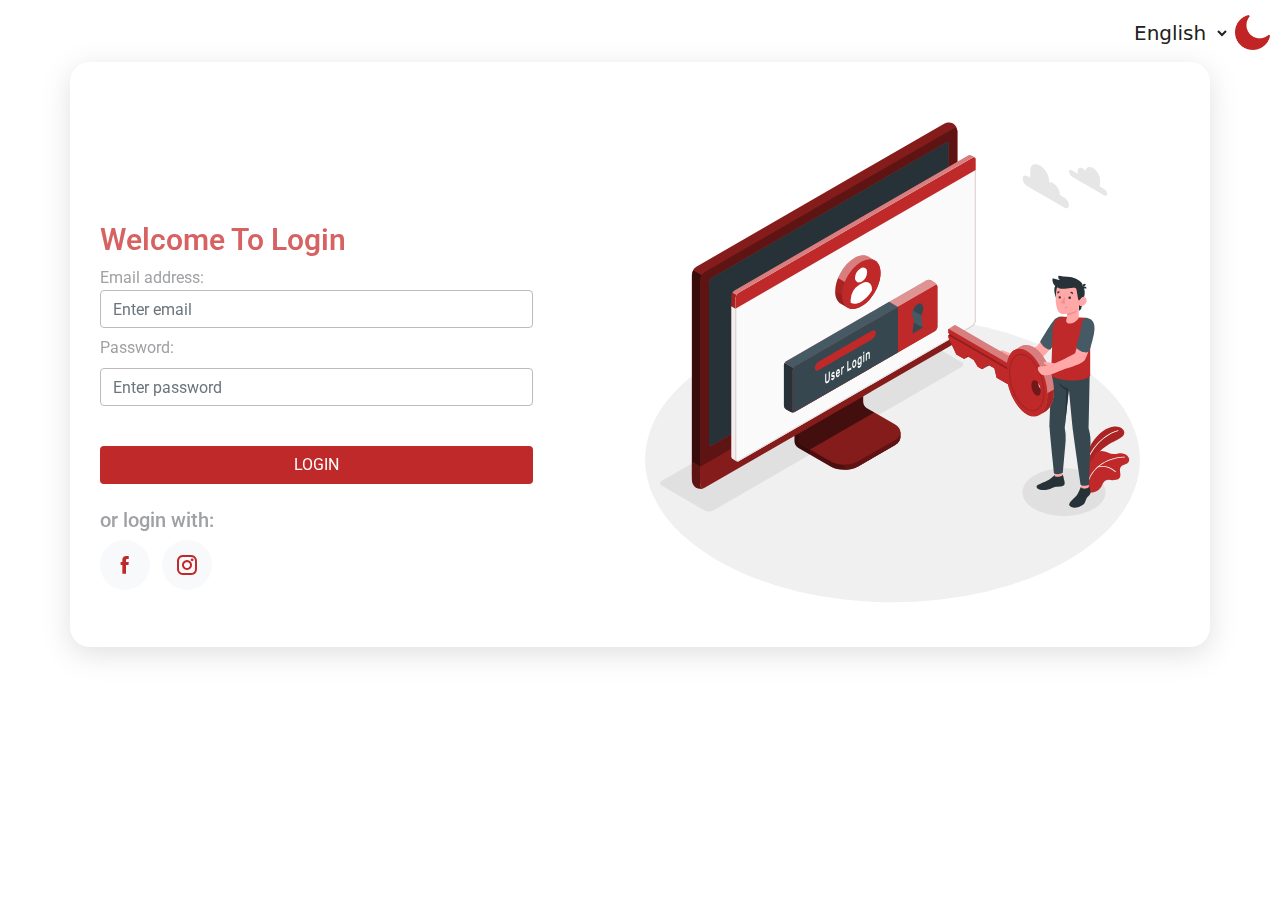
<file: index.html>
<!DOCTYPE html>
<html lang="en">

<head>
  <meta charset="utf-8">
  <title></title>
  
  <meta content="width=device-width, initial-scale=1.0" name="viewport">
  <meta content="" name="keywords">
  <meta content="" name="description">
  <!-- Google Fonts -->
  <link href="https://fonts.googleapis.com/css?family=Poppins:300,400,700|Roboto:300,400,700&display=swap"
    rel="stylesheet">

  <!-- Bootstrap CSS File -->
  <link href="vendor/bootstrap/css/bootstrap.min.css" rel="stylesheet">

  <!-- Vendor CSS Files -->
  <link href="vendor/icofont/icofont.min.css" rel="stylesheet">
  <link href="vendor/line-awesome/css/line-awesome.min.css" rel="stylesheet">
  <link href="vendor/aos/aos.css" rel="stylesheet">
  <link href="vendor/owlcarousel/assets/owl.carousel.min.css" rel="stylesheet">

  <!--   CSS File -->
  <link href="./css/style.css" rel="stylesheet"> 
  <style>

:root 
  {
  --content:url("./img/moon.png");
  --mode:url("./img/logo.jpg"); 
  --bg:#fff; 
  --bgc:#fff; 
  --shadow:rgba(100, 100, 111, 0.2) 0px 7px 29px 0px;;
  }
  .dark-mode 
  {
  --content:url("./img/sun.png");
  --mode:url("./img/rm_logo.png");
  --bg:#212121;
  --shadow:none;
  --bgc:#353434; 

  }body{background-color: var(--bg);}

      .chngmode
      {
        
        content:var(--content);
      }
  .content{ background-color:var(--bgc); 
    
  transition: 0.5s ease-in-out;
     box-shadow: var(--shadow);
    }
    </style>
</head>

<body >

<style> 
.f{border: 1px solid #bdbbbb;}
 .f:hover {
    border:1px solid  #bf2929;
 } 
 .btnn{background-color: #bf2929;
 
 border: none;
 color: #fff;

 }
 .btnn:hover{background-color: #e83b3b;}
</style>
<select class="btn1" onchange="location = this.value;" style="position:absolute;top:15px; right:50px;"> 
    <option value="./index.html" selected>english</option> 
      <option value="./kurdish/login.html" >kurdish</option> 
   </select> 
    <span onclick="iconn()"><img class="chngmode "style="position:absolute;top:15px; right:10px;cursor: pointer;" id="icon" width="35"   alt=""></span>
   
<main id="main">
    <div class="site-section " style="margin-top: -50px;">
      <div class="container content " style=" padding:30px;border-radius: 20px;">
        <div class="row ">
            <div class="col-md-5 d"data-aos="fade-right" > 
                <h3 class="w">welcome to login</h3>
                <form class="form">Email address:</label>
                    <input type="email" class="form-control f mb-2" placeholder="Enter email" id="email">
                    <label for="pwd">Password:</label>
                    <input type="password" class="form-control f" placeholder="Enter password" id="pwd">
         <br>
                    <button type="button"onclick="window.location.href='./home.html';" class="mt-3 form-control btnn">LOGIN</button>
                  </form>
                <br>
                <h5>or login with:</h5>
                <p class="social">
                    <a href="https://www.facebook.com/"target="_blank"><span class="icofont-facebook" ></span></a> &nbsp;
                    <a href="https://www.instagram.com/?hl=en"target="_blank"><span class="icofont-instagram"></span></a>&nbsp;
           
                    </p>
              </div>
              &nbsp;    &nbsp;    &nbsp;    &nbsp;    &nbsp;    &nbsp;    &nbsp;    &nbsp;    &nbsp;
            <div data-aos="fade-right"  class="col-md-6  text-center text-md-left mb-5  mb-md-0" >
                <img src="img/Login-amico.svg"  alt="">
                </div> 
        </div>
      </div>
    </div>


  </main> 

  <script>
   
    function iconn()
    {
        var icon = document.getElementById("icon"); 
    var logoo = document.getElementById("logoo")
      document.body.classList.toggle("dark-mode"); 
      var theme;
      if(document.body.classList.contains("dark-mode")){
     
        console.log("Dark mode");
    theme = "DARK";
      }
      else 
      {
      
        console.log("Light mode");
    theme = "LIGHT";
      }
      localStorage.setItem("PageTheme", JSON.stringify(theme));
    }
    let GetTheme = JSON.parse(localStorage.getItem("PageTheme"));
console.log(GetTheme);
if(GetTheme === "DARK"){
 
    document.body.classList = "dark-mode";
    
}else{
    document.body.classList = "";
}

  </script>
  <!-- Vendor JS Files -->
  <script src="vendor/jquery/jquery.min.js"></script>
  <script src="vendor/jquery/jquery-migrate.min.js"></script>
  <script src="vendor/bootstrap/js/bootstrap.min.js"></script>
  <script src="vendor/easing/easing.min.js"></script>
  <script src="vendor/sticky/sticky.js"></script>
  <script src="vendor/aos/aos.js"></script>
  <script src="vendor/owlcarousel/owl.carousel.min.js"></script>

  <!--  JS File -->
  <script src="js/main.js"></script>


</body>

</html>
</file>
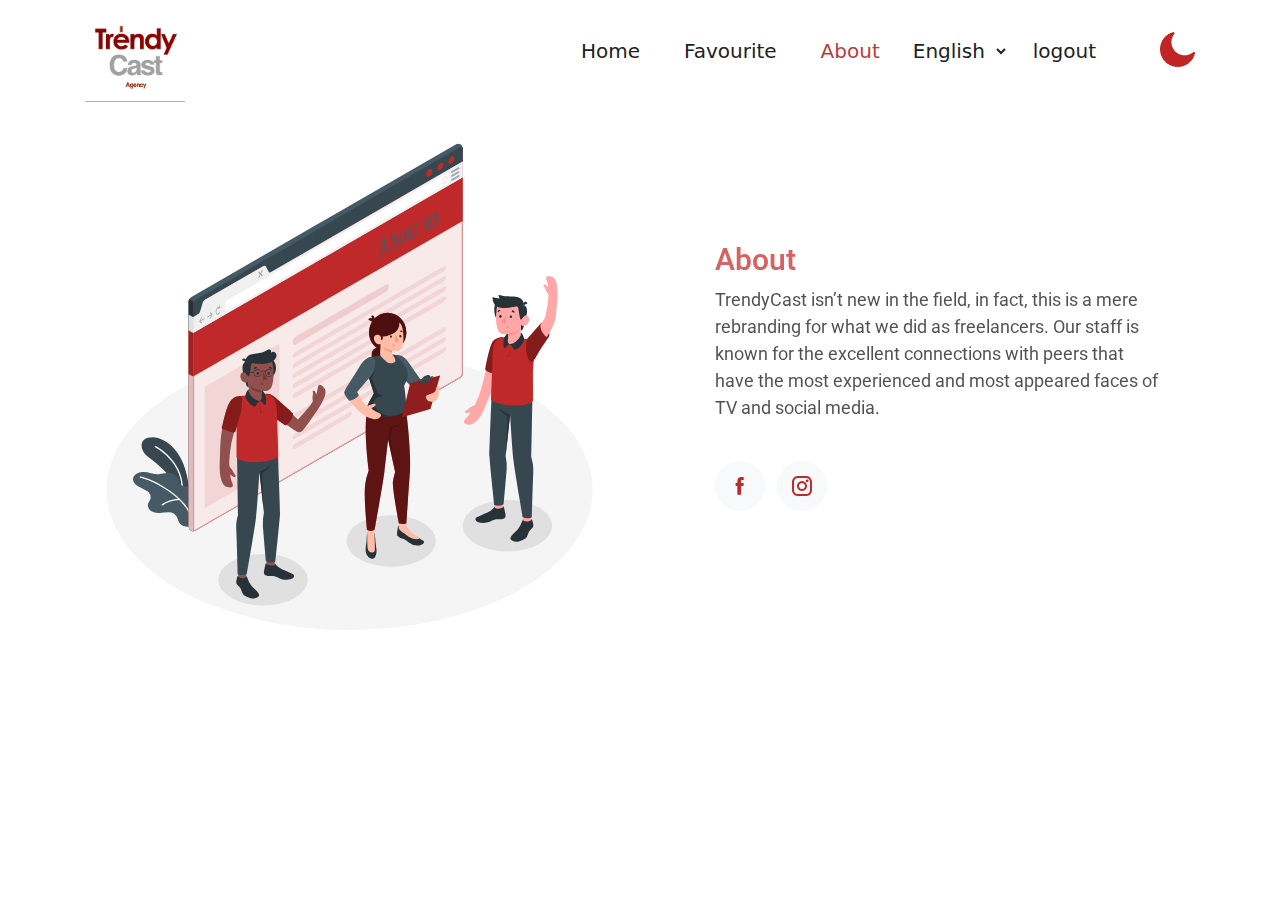
<file: about.html>
<!DOCTYPE html>
<html lang="en">

<head>
  <meta charset="utf-8">
  <title></title>
  
  <meta content="width=device-width, initial-scale=1.0" name="viewport">
  <meta content="" name="keywords">
  <meta content="" name="description">
  <!-- Google Fonts -->
  <link href="https://fonts.googleapis.com/css?family=Poppins:300,400,700|Roboto:300,400,700&display=swap"
    rel="stylesheet">

  <!-- Bootstrap CSS File -->
  <link href="vendor/bootstrap/css/bootstrap.min.css" rel="stylesheet">

  <!-- Vendor CSS Files -->
  <link href="vendor/icofont/icofont.min.css" rel="stylesheet">
  <link href="vendor/line-awesome/css/line-awesome.min.css" rel="stylesheet">
  <link href="vendor/aos/aos.css" rel="stylesheet">
  <link href="vendor/owlcarousel/assets/owl.carousel.min.css" rel="stylesheet">

  <!--   CSS File -->
  <link href="./css/style.css" rel="stylesheet"> 
  <style>
     .carousel-control-prev-icon {

background-image: url("img/right-arrowreverse.png");
}

.carousel-control-next-icon {

background-image: url("img/right-arrow.png");
}

:root 
  {
  --content:url("./img/moon.png");
  --mode:url("./img/logo.jpg");
  }
  .dark-mode 
  {
  --content:url("./img/sun.png");
  --mode:url("./img/rm_logo.png");

  }
    .changeimg {
  
      content:var(--mode);
      }
      .chngmode
      {
        
        content:var(--content);
      }
  
    </style>
</head>

<body>

  <div class="site-wrap">
    <div class="site-mobile-menu site-navbar-target " >
      <div class="site-mobile-menu-header">
        <div class="site-mobile-menu-close mt-3 ">
          <span class="icofont-close js-menu-toggle " ></span>
        </div>
      </div>
      <div class="site-mobile-menu-body"></div>
    </div>
    <header class="site-navbar js-sticky-header site-navbar-target" role="banner">

      <div class="container">
        <div class="row align-items-center">

          <div class="col-6 col-lg-2 d-block"> 
            <img class="changeimg" id="logoo" width="100"
            class="ml-3"alt="" >
       
          </div>

          <div class="col-12 col-md-10 d-none d-lg-block">
            <nav class="site-navigation position-relative text-right" role="navigation">

              <ul class="site-menu main-menu  js-clone-nav mr-auto d-none d-lg-block">
                <li ><a href="home.html" class="nav-link">Home</a></li>
        
                <li ><a href="favourite.html" class="nav-link">Favourite
                </a></li>
           
                <li class="active"><a href="about.html" class="nav-link">About </a></li>
                
                <li>
                  <select class="btn1" onchange="location = this.value;"> 
                    <option value="./about.html" selected>english</option> 
                      <option value="./kurdish/about.html" >kurdish</option> 
                   </select> 
                  </li>
                  <li ><a href="index.html" class="nav-link">logout </a></li>  
   &nbsp; &nbsp; &nbsp; &nbsp; &nbsp;
   <li ><span onclick="iconn()"><img class="chngmode" id="icon" width="35" style="margin-bottom: 8px; cursor: pointer;"  alt=""></li></span>
                
              </ul>
            </nav>
          </div>


          <div class="col-6 d-inline-block d-lg-none ml-md-0 py-3" style="position: relative; top: 3px; ;">

            <a href="#" class="burger site-menu-toggle js-menu-toggle "   data-toggle="collapse"
              data-target="#main-navbar">
              <span></span>
            </a>
          </div>

        </div>
      </div>

    </header>
<main id="main">
    <div class="site-section ">
      <div class="container">
        <div class="row ">
            <div data-aos="fade-right"  class="col-md-6  text-center text-md-left mb-5  mb-md-0" >
                <img src="img/About us page.svg"  alt="">
                </div> 
                &nbsp;     &nbsp;     &nbsp;     &nbsp;
                &nbsp;     &nbsp;     &nbsp;     &nbsp;
          <div class="col-md-5 d"data-aos="fade-right" > 
            <h3 class="w">about</h3>
            <p class="dis">TrendyCast isn’t new in the field, in fact, this is a mere rebranding for what we did as freelancers. Our staff is known for the excellent connections with peers that have the most experienced and most appeared faces of TV and social media.
             </p> 
            <br>
            <p class="social">
                <a href="https://m.facebook.com/TrendyCastAgency/"target="_blank"><span class="icofont-facebook" ></span></a> &nbsp;
                <a href="https://instagram.com/trendycastagency?igshid=YmMyMTA2M2Y="target="_blank"><span class="icofont-instagram"></span></a>&nbsp;
       
                </p>
          </div>
        
        </div>
      </div>
    </div>


  </main> 

  <script>
   
    function iconn()
    {
        var icon = document.getElementById("icon"); 
    var logoo = document.getElementById("logoo")
      document.body.classList.toggle("dark-mode"); 
      var theme;
      if(document.body.classList.contains("dark-mode")){
     
        console.log("Dark mode");
    theme = "DARK";
      }
      else 
      {
      
        console.log("Light mode");
    theme = "LIGHT";
      }
      localStorage.setItem("PageTheme", JSON.stringify(theme));
    }
    let GetTheme = JSON.parse(localStorage.getItem("PageTheme"));
console.log(GetTheme);
if(GetTheme === "DARK"){
 
    document.body.classList = "dark-mode";
    
}else{
    document.body.classList = "";
}

  </script>
  <!-- Vendor JS Files -->
  <script src="vendor/jquery/jquery.min.js"></script>
  <script src="vendor/jquery/jquery-migrate.min.js"></script>
  <script src="vendor/bootstrap/js/bootstrap.min.js"></script>
  <script src="vendor/easing/easing.min.js"></script>
  <script src="vendor/sticky/sticky.js"></script>
  <script src="vendor/aos/aos.js"></script>
  <script src="vendor/owlcarousel/owl.carousel.min.js"></script>

  <!--  JS File -->
  <script src="js/main.js"></script>


</body>

</html>
</file>
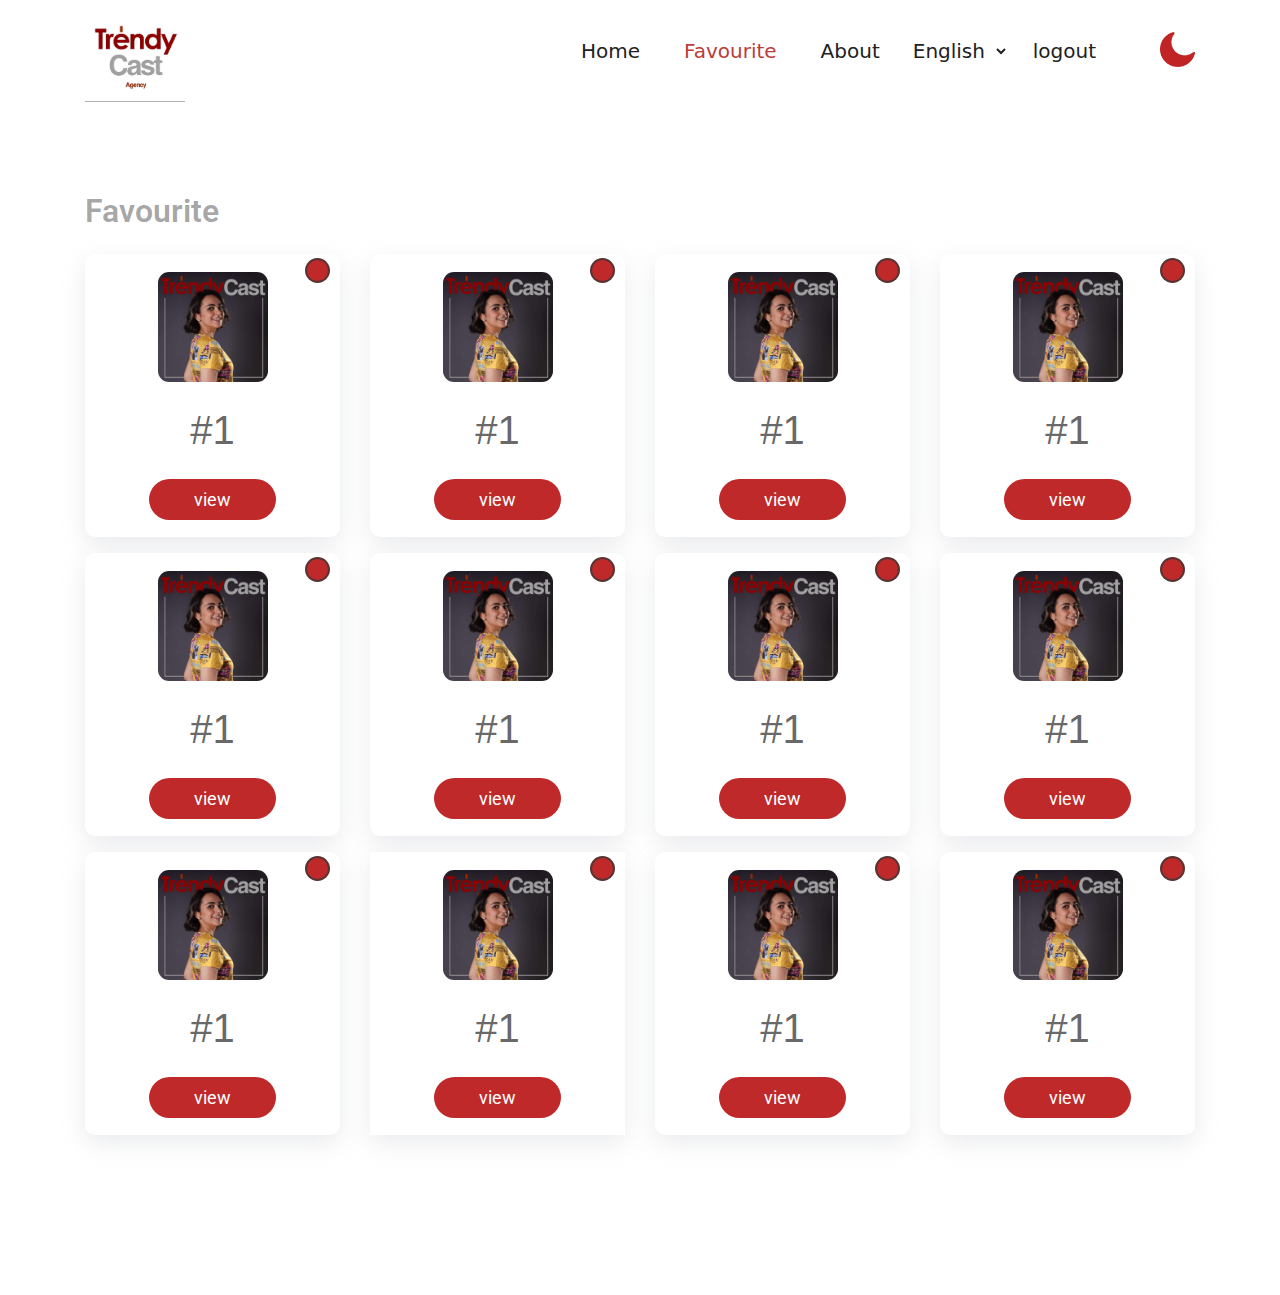
<file: favourite.html>
<!DOCTYPE html>
<html lang="en">

<head>
  <meta charset="utf-8">
  <title></title>
  <meta content="width=device-width, initial-scale=1.0" name="viewport">
  <meta content="" name="keywords">
  <meta content="" name="description">
  <!-- Google Fonts -->
  <link href="https://fonts.googleapis.com/css?family=Poppins:300,400,700|Roboto:300,400,700&display=swap"
    rel="stylesheet">
  <!-- Bootstrap CSS File -->
  <link href="vendor/bootstrap/css/bootstrap.min.css" rel="stylesheet">
  <!-- Vendor CSS Files -->
  <link href="vendor/icofont/icofont.min.css" rel="stylesheet">
  <link href="vendor/line-awesome/css/line-awesome.min.css" rel="stylesheet">
  <link href="vendor/aos/aos.css" rel="stylesheet">
  <link href="vendor/owlcarousel/assets/owl.carousel.min.css" rel="stylesheet">
  <!--   CSS File -->
  <link href="./css/style.css" rel="stylesheet"> 
  <style>:root 
    {
    --content:url("./img/moon.png");
    --mode:url("./img/logo.jpg");
    }
    .dark-mode 
    {
    --content:url("./img/sun.png");
    --mode:url("./img/rm_logo.png");
  
    }
      .changeimg {
    
        content:var(--mode);
        }
        .chngmode
        {
          
          content:var(--content);
        }

     @media all and (max-width:900px) {
    .main
    {
      margin-top: 200px;
    }}
 
     .carousel-control-prev-icon {

background-image: url("img/right-arrowreverse.png");
}

.carousel-control-next-icon {

background-image: url("img/right-arrow.png");
}
@media (max-width:1024px) {
    input[type='checkbox']{
      width: 20px !important;
      height: 20px !important;
 margin: auto;
 position: absolute;
 top: 20px;
 right: 20px;
    }}
    </style>
</head>

<body>
  <div class="site-wrap">
    <div class="site-mobile-menu site-navbar-target " >
      <div class="site-mobile-menu-header">
        <div class="site-mobile-menu-close mt-3 ">
          <span class="icofont-close js-menu-toggle " ></span>
        </div>
      </div>
      <div class="site-mobile-menu-body"></div>
    </div>
    <header class="site-navbar js-sticky-header site-navbar-target" role="banner">
      <div class="container">
        <div class="row align-items-center">
          <div class="col-6 col-lg-2 d-block"> 
            <img class="changeimg" id="logoo" width="100"
            class="ml-3"alt="" >
          </div>
          <div class="col-12 col-md-10 d-none d-lg-block">
            <nav class="site-navigation position-relative text-right" role="navigation">
<ul class="site-menu main-menu js-clone-nav mr-auto d-none d-lg-block">
 <li ><a href="home.html" class="nav-link">Home</a></li>
<li class="active"><a href="favourite.html" class="nav-link">Favourite
  </a></li>
  <li ><a href="about.html" class="nav-link">About </a></li>
                <li>
                  <select class="btn1" onchange="location = this.value;"> 
                    <option value="./favourite.html"selected >english</option> 
                      <option value="./kurdish/favourite.html" >kurdish</option> 
                   </select> 
                  </li>
                  <li ><a href="index.html" class="nav-link">logout </a></li>   
   &nbsp; &nbsp; &nbsp; &nbsp; &nbsp;
   <li ><span onclick="iconn()"><img class="chngmode"  id="icon" width="35" style="margin-bottom: 8px; cursor: pointer;"  alt=""></span></li>

              </ul>
            </nav>
          </div>
          <div class="col-6 d-inline-block d-lg-none ml-md-0 py-3" style="position: relative; top: 3px; ;">
            <a href="#" class="burger site-menu-toggle js-menu-toggle "   data-toggle="collapse"
              data-target="#main-navbar">
              <span></span>
            </a>
          </div>
        </div>
      </div>
    </header>
      </div> 
      <div class="modal fade" id="basicExample" tabindex="-1" role="dialog" aria-labelledby="myModalLabel" aria-hidden="true">
        <style>
          .carousel-control-prev-icon {
     
     background-image: url("img/right-arrowreverse.png");
     }
     
     .carousel-control-next-icon {
     
     background-image: url("img/right-arrow.png");
     }
         </style>
        <div class="modal-dialog" role="document">
         <div class="modal-content modalcolor">
            <div class="modal-header">
                <h4 class="modal-title " style="color: #BF2929;"id="exampleModalLongTitle">view</h4>
                <button type="button" style="color: #BF2929; font-size: 35px;" class="close" data-dismiss="modal" aria-label="Close">
                  <span aria-hidden="true">&times;</span>
                </button>
              </div>
          <div id="carousel-example-1z"data-interval="false"  class="carousel slide carousel-fade" data-ride="carousel">
           <ol class="carousel-indicators">
            <li data-target="#carousel-example-1z" data-slide-to="0" class="active"></li>
            <li data-target="#carousel-example-1z" data-slide-to="1"></li>
           </ol>
           <div class="carousel-inner"style="height: 300px;" role="listbox">
            <div class="carousel-item active" >
              <a href="#"  data-toggle="modal" data-target="#largeModal"> <img class="d-block "style="height: 300px;" src="./img/profile.jpg" alt="Third slide"></a>
            </div>
            <div class="carousel-item" >
            
              <a href="#"  data-toggle="modal" data-target="#largeModal"> <img class="d-block "style="height: 300px;" src="./img/slideshow1.jpg" alt="Third slide"></a>
            </div>
           </div>
           <a class="carousel-control-prev" href="#carousel-example-1z" role="button" data-slide="prev">
            <span class="carousel-control-prev-icon" aria-hidden="true"></span>
            <span class="sr-only">Previous</span>
           </a>
           <a class="carousel-control-next" href="#carousel-example-1z" role="button" data-slide="next">
            <span class="carousel-control-next-icon" aria-hidden="true"></span>
            <span class="sr-only">Next</span>
           </a>
          </div>
          <table class="table text-center " style="font-size: 20px; border: none;">
            <tr >
              <td scope="col"class="detail" >ID:</td>
            
              <td class="tdd">#1</td>
            </tr>
  
            <tr>
              <td scope="row" class="detail">Location:</td>
              <td class="tdd">Erbil</td>
          
            </tr>
            <tr>
              <td scope="row"class="detail">Gender:</td>
              <td class="tdd">male</td>
          
            </tr>
            <tr>
              <td scope="row"class="detail" >Age:</td>
              <td class="tdd">25</td>

            </tr>
            <tr>
              <td scope="row" class="detail">Height:</td>
              <td class="tdd">170cm</td>
            </tr>
        </table> 

         </div>
        </div>
       </div>
      </div> 
      <!-- ------------------------ -->
      <div class="site-section ">
        <div class="container"> 
          <div class="main" style="margin-top: 80px;">
          <h2 class="text-center">Favourite</h2> </div>
          <div class="row justify-content-center text-center mb-5"> 
         
            <div class="container-fluid">
              <div class="row justify-content-center" >
                  <div class=" col-lg-3  col-6 md-4  text-center" >
                      <div class="p-2  pb-4 mt-3 box"style="border-radius:10px ;">       
                           
                          <div class="check " >
                            <input type='checkbox' checked>
                                       </div> 
                          <div class="">
                  <img src="./img/profile.jpg"  class="pro" alt="">
                          </div>
                        
                        <br>
                          <h1 >#1</h1>  
                          <br>
                          <span class="view" data-toggle="modal" data-target="#basicExample"> view</span> <br>
                       </div></div>
                       <div class=" col-lg-3  col-6 md-4  text-center" >
                          <div class="p-2  pb-4 mt-3 box"style="border-radius:10px ;">       
                               
                              <div class="check " >
                                <input type='checkbox'checked>
                                           </div> 
                              <div class="">
                      <img src="./img/profile.jpg"  class="pro" alt="">
                              </div>
                            
                            <br>
                              <h1 >#1</h1>  
                              <br>
                              <span class="view" data-toggle="modal" data-target="#basicExample"> view</span> <br>
                           </div></div>
                           <div class=" col-lg-3  col-6 md-4  text-center" >
                              <div class="p-2  pb-4 mt-3 box"style="border-radius:10px ;">       
                                   
                                  <div class="check " >
                                    <input type='checkbox'checked>
                                               </div> 
                                  <div class="">
                          <img src="./img/profile.jpg"  class="pro" alt="">
                                  </div>
                                
                                <br>
                                  <h1 >#1</h1>  
                                  <br>
                                  <span class="view" data-toggle="modal" data-target="#basicExample"> view</span> <br>
                               </div></div>
                               <div class=" col-lg-3  col-6 md-4  text-center" >
                                  <div class="p-2  pb-4 mt-3 box"style="border-radius:10px ;">       
                                       
                                      <div class="check " >
                                        <input type='checkbox'checked>
                                                   </div> 
                                      <div class="">
                              <img src="./img/profile.jpg"  class="pro" alt="">
                                      </div>
                                    
                                    <br>
                                      <h1 >#1</h1>  
                                      <br>
                                      <span class="view" data-toggle="modal" data-target="#basicExample"> view</span> <br>
                                   </div></div>
                                   <div class=" col-lg-3  col-6 md-4  text-center" >
                                      <div class="p-2  pb-4 mt-3 box"style="border-radius:10px ;">       
                                           
                                          <div class="check " >
                                            <input type='checkbox'checked>
                                                       </div> 
                                          <div class="">
                                  <img src="./img/profile.jpg"  class="pro" alt="">
                                          </div>
                                        
                                        <br>
                                          <h1 >#1</h1>  
                                          <br>
                                          <span class="view" data-toggle="modal" data-target="#basicExample"> view</span> <br>
                                       </div></div>
                                       <div class=" col-lg-3  col-6 md-4  text-center" >
                                          <div class="p-2  pb-4 mt-3 box"style="border-radius:10px ;">       
                                               
                                              <div class="check " >
                                                <input type='checkbox'checked>
                                                           </div> 
                                              <div class="">
                                      <img src="./img/profile.jpg"  class="pro" alt="">
                                              </div>
                                            
                                            <br>
                                              <h1 >#1</h1>  
                                              <br>
                                              <span class="view" data-toggle="modal" data-target="#basicExample"> view</span> <br>
                                           </div></div>
                                           <div class=" col-lg-3  col-6 md-4  text-center" >
                                              <div class="p-2  pb-4 mt-3 box"style="border-radius:10px ;">       
                                                   
                                                  <div class="check " >
                                                    <input type='checkbox'checked>
                                                               </div> 
                                                  <div class="">
                                          <img src="./img/profile.jpg"  class="pro" alt="">
                                                  </div>
                                                
                                                <br>
                                                  <h1 >#1</h1>  
                                                  <br>
                                                  <span class="view" data-toggle="modal" data-target="#basicExample"> view</span> <br>
                                               </div></div>
                                               <div class=" col-lg-3  col-6 md-4  text-center" >
                                                  <div class="p-2  pb-4 mt-3 box"style="border-radius:10px ;">       
                                                       
                                                      <div class="check " >
                                                        <input type='checkbox'checked>
                                                                   </div> 
                                                      <div class="">
                                              <img src="./img/profile.jpg"  class="pro" alt="">
                                                      </div>
                                                    
                                                    <br>
                                                      <h1 >#1</h1>  
                                                      <br>
                                                      <span class="view" data-toggle="modal" data-target="#basicExample"> view</span> <br>
                                                   </div></div>

                  <div class=" col-lg-3  col-6 md-4  text-center" >
                      <div class="p-2  pb-4 mt-3 box"style="border-radius:10px ;">       
                           
                          <div class="check " >
                            <input type='checkbox'checked>
                                       </div> 
                          <div class="">
                  <img src="./img/profile.jpg"  class="pro" alt="">
                          </div>
                        
                        <br>
                          <h1 >#1</h1>  
                          <br>
                          <span class="view" data-toggle="modal" data-target="#basicExample"> view</span> <br>
                       </div></div>
                        <div class=" col-lg-3 col-6 md-4 text-center ">
                          <div class="p-2 pb-4 mt-3  box">         
                              <div class="check" >
                                <input type='checkbox'checked>
                                           </div> 
                              <div class="">
                      <img src="./img/profile.jpg"  class="pro" alt="">
                              </div>
                            
                            <br>
                              <h1 >#1</h1>  
                              <br>
                              <span class="view" data-toggle="modal" data-target="#basicExample"> view</span><br> 
                            </div></div>
                            <div class=" col-lg-3 col-6 md-4  ">
                              <div class="p-2 pb-4 mt-3 box"style="border-radius:10px">         <div class="feature-1 text-center ">
                                  <div class="check" >
                                    <input type='checkbox'checked>
                                               </div> 
                                  <div class="">
                          <img src="./img/profile.jpg"  class="pro" alt="">
                                  </div>
                                
                                <br>
                                  <h1 >#1</h1>  
                                  <br>
                                  <span class="view" data-toggle="modal" data-target="#basicExample"> view</span> <br>
                                </div></div></div>
                                <div class=" col-lg-3 col-6 md-4  ">
                                  <div class="p-2 pb-4 mt-3 box"style="border-radius:10px">       
                                      <div class="check" >
                                        <input type='checkbox'checked>
                                                   </div> 
                                      <div class="">
                              <img src="./img/profile.jpg"  class="pro" alt="">
                                      </div>
                                    
                                    <br>
                                      <h1 >#1</h1>  
                                      <br>
                                      <span class="view" data-toggle="modal" data-target="#basicExample"> view</span> 
                                    </div></div>

            </div>
                    
           
              </div>
          </div>
        </div>
      </div>
      <style>


        @media (min-width:1024px) {
      
          .img-size{
      
      height: 450px;
      width: 700px;
      background-size: cover; 
      
      }
      .mbb{
       width: 700px;
      border:none;  
      margin-left: 50px;
      }
      .mc {
       padding: 0; 
      
      }
      
        }
      
      </style>
          
        <!-- modal -->
        <div class="modal fade" id="largeModal" tabindex="-1" role="dialog" aria-labelledby="basicModal" aria-hidden="true">
          <div class="modal-dialog modal-lg">
            <div class="modal-content modalcolor  mc">
              <div class="modal-header">
                <button type="button" style="color: #BF2929; font-size: 35px;position: absolute; top:0px ; right: 10px;" class="close" data-dismiss="modal" aria-label="Close">
                  <span aria-hidden="true">&times;</span>
                </button>
              </div>
              <div class="modal-body mbb">
                 <!-- carousel -->
                <div
                     id='carouselExampleIndicators'
                     class='carousel slide'
                     data-ride='carousel'data-interval="false"
                     >
                  <ol class='carousel-indicators'>
                    <li
                        data-target='#carouselExampleIndicators'
                        data-slide-to='0'
                        class='active'
                        ></li>
                    <li
                        data-target='#carouselExampleIndicators'
                        data-slide-to='1'
                        ></li>
                  </ol>
                  <div class='carousel-inner'>
                    <div class='carousel-item active'>
                      <img class='img-size' src='./img/profile.jpg' alt='First slide' />
                    </div>
                    <div class='carousel-item'>
                      <img class='img-size' src='./img/profile.jpg' alt='Second slide' />
                    </div>
                
                  </div>
                  <a
                     class='carousel-control-prev'
                     href='#carouselExampleIndicators'
                     role='button'
                     data-slide='prev'
                     >
                    <span class='carousel-control-prev-icon'
                          aria-hidden='true'
                          ></span>
                    <span class='sr-only'>Previous</span>
                  </a>
                  <a
                     class='carousel-control-next'
                     href='#carouselExampleIndicators'
                     role='button'
                     data-slide='next'
                     >
                    <span
                          class='carousel-control-next-icon'
                          aria-hidden='true'
                          ></span>
                    <span class='sr-only'>Next</span>
                  </a>
                </div>
              </div>
            </div>
          </div>
        </div>
    
  <!-- Vendor JS Files -->
  <script>
   
    function iconn()
    {
        var icon = document.getElementById("icon"); 
    var logoo = document.getElementById("logoo")
      document.body.classList.toggle("dark-mode"); 
      var theme;
      if(document.body.classList.contains("dark-mode")){
     
        console.log("Dark mode");
    theme = "DARK";
      }
      else 
      {
      
        console.log("Light mode");
    theme = "LIGHT";
      }
      localStorage.setItem("PageTheme", JSON.stringify(theme));
    }
    let GetTheme = JSON.parse(localStorage.getItem("PageTheme"));
console.log(GetTheme);
if(GetTheme === "DARK"){
 
    document.body.classList = "dark-mode";
    
}else{
    document.body.classList = "";
}

  </script>
  <script src="vendor/jquery/jquery.min.js"></script>
  <script src="vendor/jquery/jquery-migrate.min.js"></script>
  <script src="vendor/bootstrap/js/bootstrap.min.js"></script>
  <script src="vendor/easing/easing.min.js"></script>
  <script src="vendor/sticky/sticky.js"></script>
  <script src="vendor/aos/aos.js"></script>
  <script src="vendor/owlcarousel/owl.carousel.min.js"></script>

  <!--  JS File -->
  <script src="js/main.js"></script>


</body>

</html>
</file>
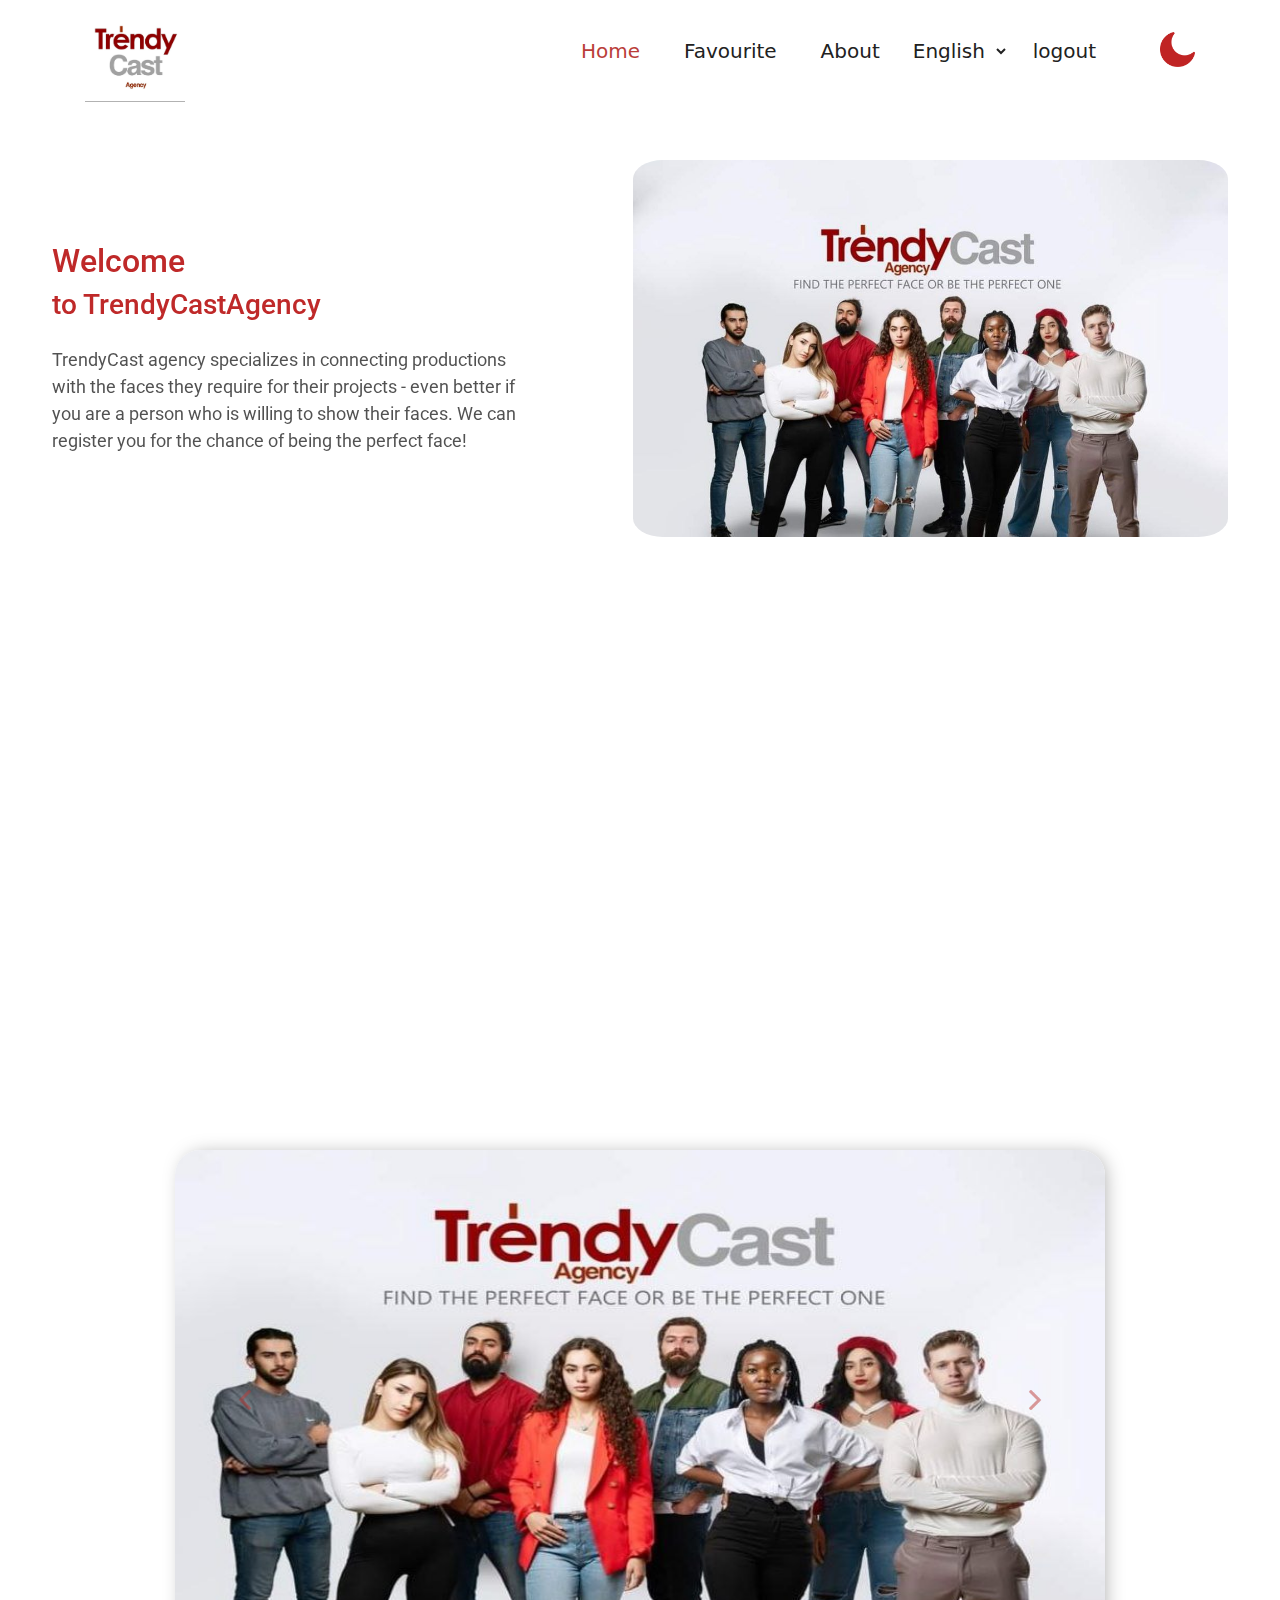
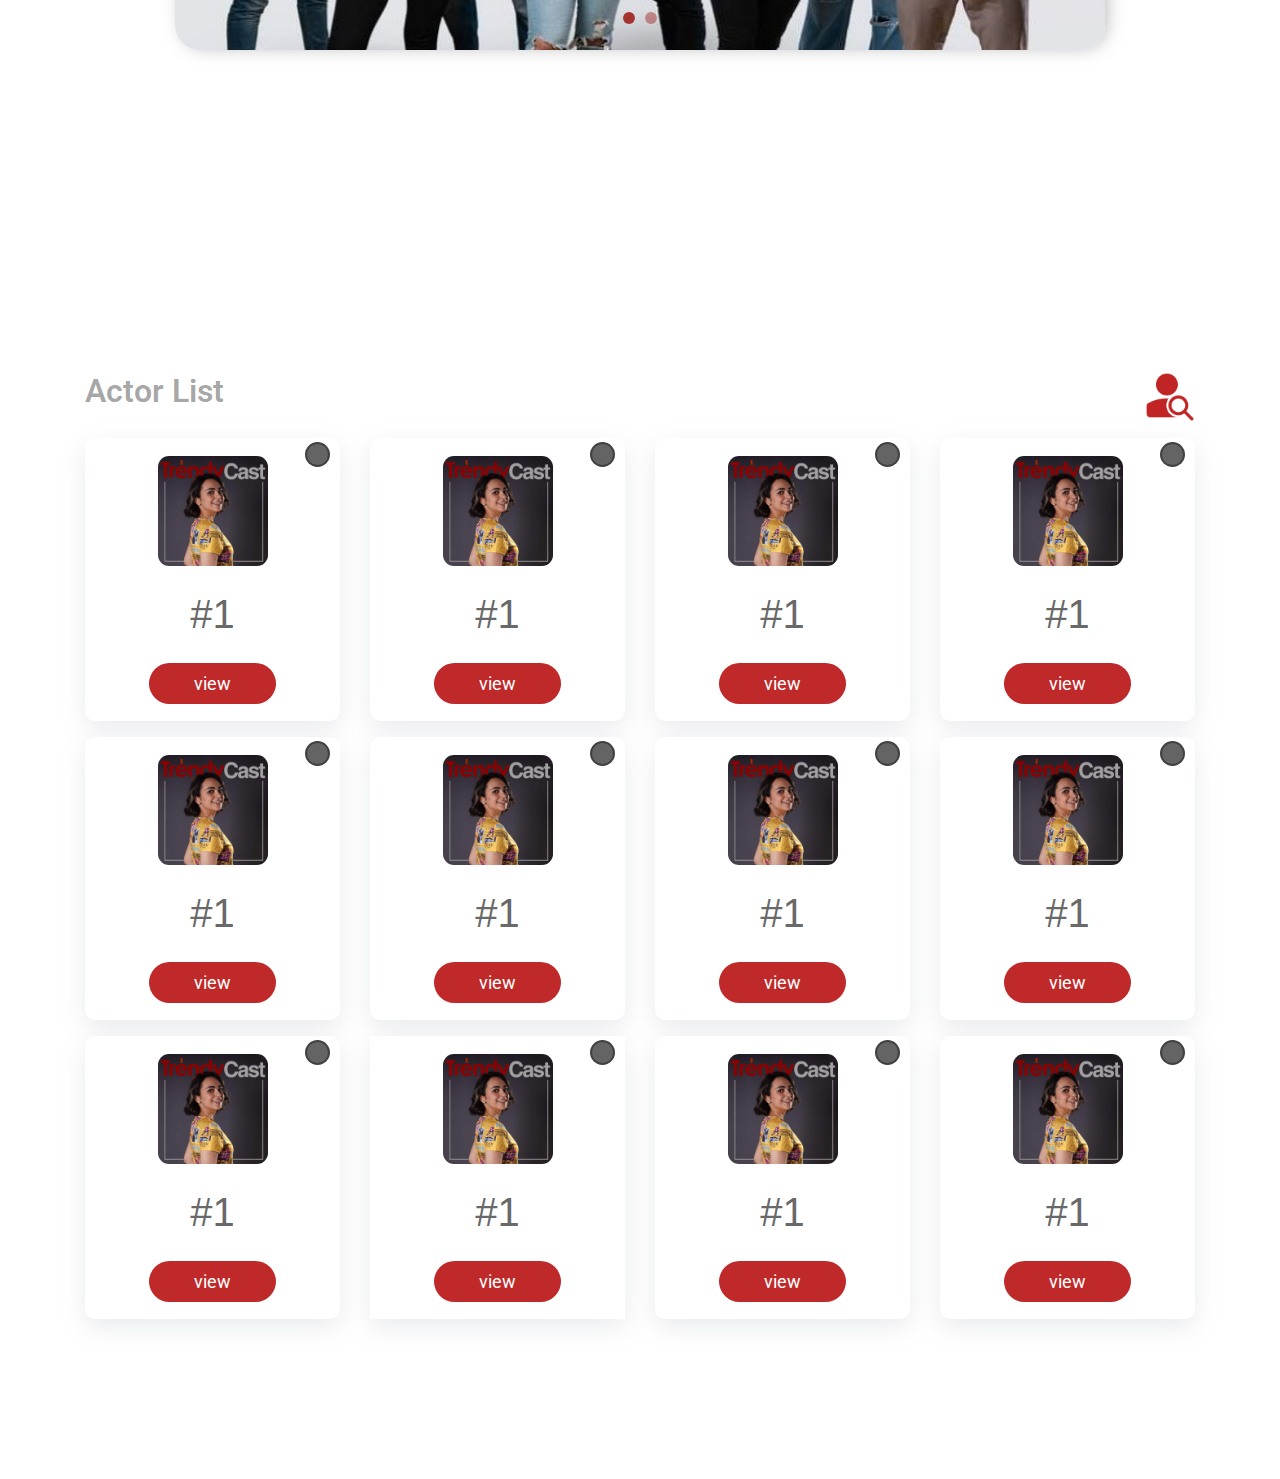
<file: home.html>
<!DOCTYPE html>
<html lang="en">

<head>
  <meta charset="utf-8">
  <title></title>
  
  <meta content="width=device-width, initial-scale=1.0" name="viewport">
  <meta content="" name="keywords">
  <meta content="" name="description">
  <!-- Google Fonts -->
  <link href="https://fonts.googleapis.com/css?family=Poppins:300,400,700|Roboto:300,400,700&display=swap"
    rel="stylesheet">

  <!-- Bootstrap CSS File -->
  <link href="vendor/bootstrap/css/bootstrap.min.css" rel="stylesheet">

  <!-- Vendor CSS Files -->
  <link href="vendor/icofont/icofont.min.css" rel="stylesheet">
  <link href="vendor/line-awesome/css/line-awesome.min.css" rel="stylesheet">
  <link href="vendor/aos/aos.css" rel="stylesheet">
  <link href="vendor/owlcarousel/assets/owl.carousel.min.css" rel="stylesheet">

  <!--   CSS File -->
  <link href="./css/style.css" rel="stylesheet"> 
  <style>
     .carousel-control-prev-icon {

background-image: url("img/right-arrowreverse.png");
}

.carousel-control-next-icon {

background-image: url("img/right-arrow.png");
}
:root 
  {
  --content:url("./img/moon.png");
  --mode:url("./img/logo.jpg");
  }
  .dark-mode 
  {
  --content:url("./img/sun.png");
  --mode:url("./img/rm_logo.png");

  }
    .changeimg {
  
      content:var(--mode);
      }
      .chngmode
      {
        
        content:var(--content);
      }
  
    </style>
</head>

<body>

  <div class="site-wrap">
    <div class="site-mobile-menu site-navbar-target " >
      <div class="site-mobile-menu-header">
        <div class="site-mobile-menu-close mt-3 ">
          <span class="icofont-close js-menu-toggle " ></span>
        </div>
      </div>
      <div class="site-mobile-menu-body"></div>
    </div>
    <header class="site-navbar js-sticky-header site-navbar-target" role="banner">

      <div class="container">
        <div class="row align-items-center">

          <div class="col-6 col-lg-2 d-block"> 
            <img  id="logoo"class="changeimg" width="100"
            class="ml-3"alt="" >
       
          </div>

          <div class="col-12 col-md-10 d-none d-lg-block">
            <nav class="site-navigation position-relative text-right" role="navigation">

              <ul class="site-menu main-menu js-clone-nav mr-auto d-none d-lg-block">
                <li class="active"><a href="home.html" class="nav-link">Home</a></li>
        
                <li ><a href="favourite.html" class="nav-link">Favourite
                </a></li>
         
                <li ><a href="about.html" class="nav-link">About </a></li>
                
                <li>
                  <select class="btn1" onchange="location = this.value;"> 
                    <option value="./home.html" selected>english</option> 
                      <option value="./kurdish/home.html" >kurdish</option> 
                   </select> 
                  </li>
                  <li ><a href="index.html" class="nav-link">logout </a></li>   
   &nbsp; &nbsp; &nbsp; &nbsp; &nbsp;
                <li ><span onclick="iconn()"><img class="chngmode"  id="icon" width="35" style="margin-bottom: 8px; cursor: pointer;"  alt=""></span></li>
             
                
              </ul>
            </nav>
          </div>


          <div class="col-6 d-inline-block d-lg-none ml-md-0 py-3" style="position: relative; top: 3px ;">

            <a href="#" class="burger  site-menu-toggle js-menu-toggle "   data-toggle="collapse"
              data-target="#main-navbar">
              <span></span>
            </a>
          </div>

        </div>
      </div>

    </header>
    <style>
      

    </style>
      <div class="hero-section "  >
        <div class="container-fluid" >
    
            <div class="site-section ">
                <div class="container-fluid">
                  <div class="row justify-content-center">
                   
                       
                    <div class="col-lg-5 d"data-aos="fade-right" > 
                    <h2 style="color: #BF2929;">Welcome</h2> <h3 style="color: #BF2929;">to TrendyCastAgency</h3> 
                    <p class="dis mt-4 "> TrendyCast agency specializes in connecting productions with the faces they require for their projects - even better if you are a person who is willing to show their faces. We can register you for the chance of being the perfect face!
                       </p> 
                      <br>
                
                    </div>
                    &nbsp;     &nbsp;     &nbsp;     &nbsp;
                    &nbsp;     &nbsp;     &nbsp;     &nbsp;
                    <div data-aos="fade-right"  class="col-lg-6 text-center text-md-left   mb-md-0 mt-5" >
                        <img src="./img/slideshow1.jpg" style="border-radius:5%;" class="img-fluid"
                        alt="Responsive image">
                        </div> 
                  
                  </div>
                </div>
              </div>
            </div>
          </div> 
        
        <div class="hero-section "  >
            <div class="container-fluid" >
              <div class="row align-items-center justify-content-center " >
                    <div class="col-lg-9  text-center cr justify-content-center" style="margin-top: 250px;">
                        <div id="demo" class="carousel slide" data-ride="carousel">

                            <!-- Indicators -->
                            <ul class="carousel-indicators ">
                              <li data-target="#demo" data-slide-to="0" class="active"></li>
                              <li data-target="#demo" data-slide-to="1"></li>
                          
                            </ul>
                 
                            <!-- The slideshow -->
                            <div class="carousel-inner text-center slidee" >
                              <div class="carousel-item active">
                                <img src="./img/slideshow1.jpg"  class="imgg"  width="110">
                              </div>
                              <div class="carousel-item" >
                                <img src="./img/slideshow2.jpg" class="imgg" width="110" >
                              </div>
                          
                            </div>
          
                            <!-- Left and right controls -->
                            <a class="carousel-control-prev" href="#demo" data-slide="prev">
                              <span class="carousel-control-prev-icon"></span>
                            </a>
                            <a class="carousel-control-next " href="#demo" data-slide="next">
                              <span class="carousel-control-next-icon " ></span>
                            </a>
                          </div>
                    </div>
               
                  </div>
                </div>
              </div>
      </div> 

      <div class="modal fade" id="basicExample" tabindex="-1" role="dialog" aria-labelledby="myModalLabel" aria-hidden="true">
        <style>
          .carousel-control-prev-icon {
     
     background-image: url("img/right-arrowreverse.png");
     }
     
     .carousel-control-next-icon {
     
     background-image: url("img/right-arrow.png");
     } 
         </style>
        <div class="modal-dialog" role="document">
         <div class="modal-content modalcolor">
            <div class="modal-header">
                <h4 class="modal-title " style="color: #c63636;"id="exampleModalLongTitle">view</h4>
                <button type="button" style="color: #BF2929; font-size: 35px;" class="close" data-dismiss="modal" aria-label="Close">
                  <span aria-hidden="true">&times;</span>
                </button>
              </div>
          <div id="carousel-example-1z"data-interval="false"  class="carousel slide carousel-fade" data-ride="carousel">
           <ol class="carousel-indicators">
            <li data-target="#carousel-example-1z" data-slide-to="0" class="active"></li>
            <li data-target="#carousel-example-1z" data-slide-to="1"></li>
           </ol>
           <div class="carousel-inner"style="height: 300px;" role="listbox">
            <div class="carousel-item active" >
              <a href="#"  data-toggle="modal" data-target="#largeModal"> <img class="d-block "style="height: 300px;" src="./img/profile.jpg" alt="Third slide"></a>
            </div>
            <div class="carousel-item" >
            
              <a href="#"  data-toggle="modal" data-target="#largeModal"> <img class="d-block "style="height: 300px;" src="./img/slideshow2.jpg" alt="Third slide"></a>
            </div>
           </div>
           <a class="carousel-control-prev" href="#carousel-example-1z" role="button" data-slide="prev">
            <span class="carousel-control-prev-icon" aria-hidden="true"></span>
            <span class="sr-only">Previous</span>
           </a>
           <a class="carousel-control-next" href="#carousel-example-1z" role="button" data-slide="next">
            <span class="carousel-control-next-icon" aria-hidden="true"></span>
            <span class="sr-only">Next</span>
           </a>
          </div>
          <table class="table text-center " style="font-size: 20px; border: none;">
            <tr >
              <td scope="col" class="detail" >ID:</td>
            
              <td class="tdd">#1</td>
            </tr>
  
            <tr>
              <td scope="row" class="detail">Location:</td>
              <td class="tdd">Erbil</td>
          
            </tr>
            <tr>
              <td scope="row" class="detail">Gender:</td>
              <td class="tdd">male</td>
          
            </tr>
            <tr>
              <td scope="row" class="detail">Age:</td>
              <td class="tdd">25</td>

            </tr>
            <tr>
              <td scope="row" class="detail">Height:</td>
              <td class="tdd">170cm</td>
            </tr>
        </table> 
        <hr>
        <div class="row justify-content-center">
          <input type="submit" name ="update" class="btn   ml-2 " value="Select">
            </div> 
            <br>
         </div>
        </div>
       </div>
      </div> 
      <!-- ------------------------ -->
      <div class="modal fade" id="postt" tabindex="-1" role="dialog" aria-labelledby="exampleModalLabel" aria-hidden="true">
        <div class="modal-dialog" role="document">
          <div class="modal-content text-center modalcolor">
            <div class="modal-header">
              <h4 class="modal-title " style="text-transform: capitalize; color: #BF2929;"id="exampleModalLongTitle">Filter Search</h4>
              <button type="button" style="color: #BF2929;font-size: 35px;" class="close" data-dismiss="modal" aria-label="Close">
                <span aria-hidden="true">&times;</span>
              </button>
            </div> 
            <div class="modal-body">
       <form action="" method="POST">
        <table class="table  table-responsive text-center " style=" font-size: 20px; border: none;">
          <tr>
            <td scope="row" class="tdd">Location:</td>
            <td><select class="selectt" name="role" required="">
              <option   value="default">Select Location</option>
              <option value="">Erbil</option>
              <option value="">slemany</option>
              <option value="">dhok</option>
            </select></td>
        
          </tr>
          <tr>
            <td scope="row" class="tdd">Gender:</td>
            <td>      <input type="radio" name="radio" id="female" />&nbsp;<label  for="female"class="gender">Female</label>  &nbsp;     <input type="radio" name="radio" id="male" />&nbsp;<label  for="male"class="gender">Male</label></td>
          </tr>
          <tr>
            <td scope="row" class="tdd">Age:</td>
            <td><input type="number" class="tddd">&nbsp;<input class="tddd" type="number"></td>

          </tr>
          <tr>
            <td scope="row" class="tdd">Height:</td>
            <td><input type="text" class="tddd">&nbsp;<input class="tddd" type="text"></td>

        
          </tr> 
          
      </table> 
      <hr>
        <div class="row justify-content-center">
        <input type="submit" name ="update" class="btn mt-3  ml-2 " value="Search">
          </div>
       </form>
            </div>
          </div>
        </div>
      </div> 
<style>
    @media (min-width:1024px) {
      .actorlist{  margin-top: 60px;}
    }
    @media (max-width:800px) {
      .actorlist{  margin-top: -250px;}
    }
@media (max-width:1024px) {
    input[type='checkbox']{
      width: 15px !important;
      height: 15px !important;
 margin: auto;
 position: absolute;
 top: 20px;
 right: 20px;
    }}
</style>
      <div class="site-section  actorlist" >
        <div class="container"> 
          <div class="main">
          <h2 class="text-center " >Actor List</h2>
          <span  data-toggle="modal" data-target="#postt"><img  width="50" class="search" height="50"  src="./img/search (4).png" ></span> </div>
          <div class="row justify-content-center text-center mb-5"> 
          
            <div class="container-fluid">
                <div class="row justify-content-center" >
                    <div class=" col-lg-3  col-6 md-4  text-center" >
                        <div class="p-2  pb-4 mt-3 box"style="border-radius:10px ;">       
                             
                            <div class="check " >
                              <input type='checkbox'>
                                         </div> 
                            <div class="">
                    <img src="./img/profile.jpg"  class="pro" alt="">
                            </div>
                          
                          <br>
                            <h1 >#1</h1>  
                            <br>
                            <span class="view" data-toggle="modal" data-target="#basicExample"> view</span> <br>
                         </div></div>
                         <div class=" col-lg-3  col-6 md-4  text-center" >
                            <div class="p-2  pb-4 mt-3 box"style="border-radius:10px ;">       
                                 
                                <div class="check " >
                                  <input type='checkbox'>
                                             </div> 
                                <div class="">
                        <img src="./img/profile.jpg"  class="pro" alt="">
                                </div>
                              
                              <br>
                                <h1 >#1</h1>  
                                <br>
                                <span class="view" data-toggle="modal" data-target="#basicExample"> view</span> <br>
                             </div></div>
                             <div class=" col-lg-3  col-6 md-4  text-center" >
                                <div class="p-2  pb-4 mt-3 box"style="border-radius:10px ;">       
                                     
                                    <div class="check " >
                                      <input type='checkbox'>
                                                 </div> 
                                    <div class="">
                            <img src="./img/profile.jpg"  class="pro" alt="">
                                    </div>
                                  
                                  <br>
                                    <h1 >#1</h1>  
                                    <br>
                                    <span class="view" data-toggle="modal" data-target="#basicExample"> view</span> <br>
                                 </div></div>
                                 <div class=" col-lg-3  col-6 md-4  text-center" >
                                    <div class="p-2  pb-4 mt-3 box"style="border-radius:10px ;">       
                                         
                                        <div class="check " >
                                          <input type='checkbox'>
                                                     </div> 
                                        <div class="">
                                <img src="./img/profile.jpg"  class="pro" alt="">
                                        </div>
                                      
                                      <br>
                                        <h1 >#1</h1>  
                                        <br>
                                        <span class="view" data-toggle="modal" data-target="#basicExample"> view</span> <br>
                                     </div></div>
                                     <div class=" col-lg-3  col-6 md-4  text-center" >
                                        <div class="p-2  pb-4 mt-3 box"style="border-radius:10px ;">       
                                             
                                            <div class="check " >
                                              <input type='checkbox'>
                                                         </div> 
                                            <div class="">
                                    <img src="./img/profile.jpg"  class="pro" alt="">
                                            </div>
                                          
                                          <br>
                                            <h1 >#1</h1>  
                                            <br>
                                            <span class="view" data-toggle="modal" data-target="#basicExample"> view</span> <br>
                                         </div></div>
                                         <div class=" col-lg-3  col-6 md-4  text-center" >
                                            <div class="p-2  pb-4 mt-3 box"style="border-radius:10px ;">       
                                                 
                                                <div class="check " >
                                                  <input type='checkbox'>
                                                             </div> 
                                                <div class="">
                                        <img src="./img/profile.jpg"  class="pro" alt="">
                                                </div>
                                              
                                              <br>
                                                <h1 >#1</h1>  
                                                <br>
                                                <span class="view" data-toggle="modal" data-target="#basicExample"> view</span> <br>
                                             </div></div>
                                             <div class=" col-lg-3  col-6 md-4  text-center" >
                                                <div class="p-2  pb-4 mt-3 box"style="border-radius:10px ;">       
                                                     
                                                    <div class="check " >
                                                      <input type='checkbox'>
                                                                 </div> 
                                                    <div class="">
                                            <img src="./img/profile.jpg"  class="pro" alt="">
                                                    </div>
                                                  
                                                  <br>
                                                    <h1 >#1</h1>  
                                                    <br>
                                                    <span class="view" data-toggle="modal" data-target="#basicExample"> view</span> <br>
                                                 </div></div>
                                                 <div class=" col-lg-3  col-6 md-4  text-center" >
                                                    <div class="p-2  pb-4 mt-3 box"style="border-radius:10px ;">       
                                                         
                                                        <div class="check " >
                                                          <input type='checkbox'>
                                                                     </div> 
                                                        <div class="">
                                                <img src="./img/profile.jpg"  class="pro" alt="">
                                                        </div>
                                                      
                                                      <br>
                                                        <h1 >#1</h1>  
                                                        <br>
                                                        <span class="view" data-toggle="modal" data-target="#basicExample"> view</span> <br>
                                                     </div></div>

                    <div class=" col-lg-3  col-6 md-4  text-center" >
                        <div class="p-2  pb-4 mt-3 box"style="border-radius:10px ;">       
                             
                            <div class="check " >
                              <input type='checkbox'>
                                         </div> 
                            <div class="">
                    <img src="./img/profile.jpg"  class="pro" alt="">
                            </div>
                          
                          <br>
                            <h1 >#1</h1>  
                            <br>
                            <span class="view" data-toggle="modal" data-target="#basicExample"> view</span> <br>
                         </div></div>
                          <div class=" col-lg-3 col-6 md-4 text-center ">
                            <div class="p-2 pb-4 mt-3  box">         
                                <div class="check" >
                                  <input type='checkbox'>
                                             </div> 
                                <div class="">
                        <img src="./img/profile.jpg"  class="pro" alt="">
                                </div>
                              
                              <br>
                                <h1 >#1</h1>  
                                <br>
                                <span class="view" data-toggle="modal" data-target="#basicExample"> view</span><br> 
                              </div></div>
                              <div class=" col-lg-3 col-6 md-4  ">
                                <div class="p-2 pb-4 mt-3 box"style="border-radius:10px">         <div class="feature-1 text-center ">
                                    <div class="check" >
                                      <input type='checkbox'>
                                                 </div> 
                                    <div class="">
                            <img src="./img/profile.jpg"  class="pro" alt="">
                                    </div>
                                  
                                  <br>
                                    <h1 >#1</h1>  
                                    <br>
                                    <span class="view" data-toggle="modal" data-target="#basicExample"> view</span> <br>
                                  </div></div></div>
                                  <div class=" col-lg-3 col-6 md-4  ">
                                    <div class="p-2 pb-4 mt-3 box"style="border-radius:10px">       
                                        <div class="check" >
                                          <input type='checkbox'>
                                                     </div> 
                                        <div class="">
                                <img src="./img/profile.jpg"  class="pro" alt="">
                                        </div>
                                      
                                      <br>
                                        <h1 >#1</h1>  
                                        <br>
                                        <span class="view" data-toggle="modal" data-target="#basicExample"> view</span> 
                                      </div></div>

              </div>
                      
             
                </div>
          </div>
        </div>
      </div> 
      <style>


        @media (min-width:1024px) {
      
          .img-size{
      
      height: 450px;
      width: 700px;
      background-size: cover; 
      
      }
      .mbb{
       width: 700px;
      border:none;  
      margin-left: 50px;
      }
      .mc {
       padding: 0; 
      
      }
      
        }
      
      </style>
        <!-- modal -->
        <div class="modal fade" id="largeModal" tabindex="-1" role="dialog" aria-labelledby="basicModal" aria-hidden="true">
          <div class="modal-dialog modal-lg">
            <div class="modal-content modalcolor  mc">
              <div class="modal-header">
                <button type="button" style="color: #BF2929; font-size: 35px;position: absolute; top:0px ; right: 10px;" class="close" data-dismiss="modal" aria-label="Close">
                  <span aria-hidden="true">&times;</span>
                </button>
              </div>
              <div class="modal-body mbb">
                 <!-- carousel -->
                <div
                     id='carouselExampleIndicators'
                     class='carousel slide'
                     data-ride='carousel'data-interval="false"
                     >
                  <ol class='carousel-indicators'>
                    <li
                        data-target='#carouselExampleIndicators'
                        data-slide-to='0'
                        class='active'
                        ></li>
                    <li
                        data-target='#carouselExampleIndicators'
                        data-slide-to='1'
                        ></li>
                  </ol>
                  <div class='carousel-inner'>
                    <div class='carousel-item active'>
                      <img class='img-size' src='./img/profile.jpg' alt='First slide' />
                    </div>
                    <div class='carousel-item'>
                      <img class='img-size' src='./img/profile.jpg' alt='Second slide' />
                    </div>
                
                  </div>
                  <a
                     class='carousel-control-prev'
                     href='#carouselExampleIndicators'
                     role='button'
                     data-slide='prev'
                     >
                    <span class='carousel-control-prev-icon'
                          aria-hidden='true'
                          ></span>
                    <span class='sr-only'>Previous</span>
                  </a>
                  <a
                     class='carousel-control-next'
                     href='#carouselExampleIndicators'
                     role='button'
                     data-slide='next'
                     >
                    <span
                          class='carousel-control-next-icon'
                          aria-hidden='true'
                          ></span>
                    <span class='sr-only'>Next</span>
                  </a>
                </div>
              </div>
            </div>
          </div>
        </div>
      <script>
   
        function iconn()
        {
            var icon = document.getElementById("icon"); 
        var logoo = document.getElementById("logoo")
          document.body.classList.toggle("dark-mode"); 
          var theme;
          if(document.body.classList.contains("dark-mode")){
         
            console.log("Dark mode");
        theme = "DARK";
          }
          else 
          {
          
            console.log("Light mode");
        theme = "LIGHT";
          }
          localStorage.setItem("PageTheme", JSON.stringify(theme));
        }
        let GetTheme = JSON.parse(localStorage.getItem("PageTheme"));
    console.log(GetTheme);
    if(GetTheme === "DARK"){
     
        document.body.classList = "dark-mode";
        
    }else{
        document.body.classList = "";
    }

      </script>
  <!-- Vendor JS Files -->
  <script src="vendor/jquery/jquery.min.js"></script>
  <script src="vendor/jquery/jquery-migrate.min.js"></script>
  <script src="vendor/bootstrap/js/bootstrap.min.js"></script>
  <script src="vendor/easing/easing.min.js"></script>
  <script src="vendor/sticky/sticky.js"></script>
  <script src="vendor/aos/aos.js"></script>
  <script src="vendor/owlcarousel/owl.carousel.min.js"></script>

  <!--  JS File -->
  <script src="js/main.js"></script>

</body>

</html>
</file>
<file: css/style.css>
/*------------------------------------------------------
# General
--------------------------------------------------------------*/
:root 
{
  --primary-color:#212121;
  --secondary-color:#fff;  
--actor-color:rgba(0, 0, 0, 0.358); 
--actor-colorr:rgba(0, 0, 0, 0.358); 
--actor-shadow: rgba(149, 157, 165, 0.2) 0px 8px 24px;
--dis-color:rgba(2, 2, 2, 0.688);
--aboutt:#d66262; 
--card:#fff; 
--ani:#c09696;
--h1-color:rgba(55, 55, 55, 0.777);
}
.dark-mode 
{
  --h1-color:rgba(224, 218, 218, 0.777);
  --primary-color:#edf2f2;
  --secondary-color:#212121;  
--actor-color:#292a2a;  
--actor-colorr:#edf2f2;  
--actor-shadow:none;
--dis-color:#edf2f2;
--aboutt:#BF2929;
--ani:#bf2929;
--card:#353434;
}


html {
  overflow-x: hidden;  
  
}
body 
{
  background-color: var(--secondary-color);
  transition: 0.5s ease-in-out;
}
.d
{
margin-top:130px;
} 

.w 
{
color: var(--aboutt);
 text-transform: capitalize; font-weight: 550;
font-size: 30px;
} 
.dis 
{
/* color: rgba(2, 2, 2, 0.459);   */
color: var(--dis-color);
font-size: 18px;
} 
.borderr
{
  box-shadow: 1px 2px 20px rgb(231, 231, 179); 
  padding: 10px 0px 10px 0px;
  border-radius: 20px;
}
body {
  font-family: "Roboto", sans-serif;
  color: #9fa1a4;
  line-height: 1.5;
  transition: 0.5s ease-in-out;
  
}

.container {
  z-index: 2;
  position: relative;
}
.site-section {
  padding: 7rem 0;
}

/* Sticky Wrapper */
.sticky-wrapper {
  position: absolute;
  z-index: 100;
  width: 100%;
}

.sticky-wrapper .site-navbar {
  transition: .3s all ease;
}

.sticky-wrapper .site-navbar .site-menu-toggle {
  color: #fff;
}

.sticky-wrapper .site-navbar .site-logo a {
  color: #BF2929; 
  font-weight: 600;
  font-size: 20px;
}

.sticky-wrapper .site-navbar .site-menu > li > a {
  color: var(--primary-color) !important;
}

.sticky-wrapper .site-navbar .site-menu > li > a:hover,
.sticky-wrapper .site-navbar .site-menu > li > a.active {
  color: #BF2929 !important;
}


.sticky-wrapper.is-sticky .burger:before,
.sticky-wrapper.is-sticky .burger span,
.sticky-wrapper.is-sticky .burger:after {
  background: var(--primary-color);
  transition: .0s all ease;
}

.sticky-wrapper.is-sticky .site-navbar {
  background: var(--secondary-color);
  border-bottom: 1px solid transparent;
  /* box-shadow: 4px 0 20px -5px rgba(0, 0, 0, 0.2); */
   box-shadow: 4px 0 20px -5px var(--actor-color);
}

.sticky-wrapper.is-sticky .site-navbar .site-logo a {
  color: rgb(196, 23, 17) !important; 

}

.sticky-wrapper.is-sticky .site-navbar .site-menu > li > a {
  color: var(--primary-color) !important;
}

.sticky-wrapper.is-sticky .site-navbar .site-menu > li > a:hover,
.sticky-wrapper.is-sticky .site-navbar .site-menu > li > a.active {
  color: #BF2929 !important;
}

.sticky-wrapper.is-sticky .site-navbar .site-menu > li.active a {
  color: #BF2929 !important;
}

.sticky-wrapper .shrink {
  padding-top: 0px !important;
  padding-bottom: 0px !important;
}

/*--------------------------------------------------------------
# Header Section
--------------------------------------------------------------*/

.hero-section {

  position: relative;
}


.hero-section,
.hero-section > .container > .row {
  height: 100vh;
  min-height: 750px;
}


.hero-section.inner-page {
  height: 60vh;
  min-height: 0;
}





/*--------------------------------------------------------------
# Nav
--------------------------------------------------------------*/

.site-navbar {
  margin-bottom: 0px;
  z-index: 1999;
  position: absolute;
  top: 0;
  width: 100%;
}

.site-navbar .site-logo {
  position: relative;
  font-size: 24px;
}

.site-navbar .site-logo a {
  color: #fff;
}

.site-navbar .site-logo a:hover {
  text-decoration: none;
}

.site-navbar .site-navigation .site-menu {
  margin-bottom: 0;
}

.site-navbar .site-navigation .site-menu a {
  text-decoration: none !important;
  display: inline-block;
}

.site-navbar .site-navigation .site-menu > li {
  display: inline-block;
}

.site-navbar .site-navigation .site-menu > li > a {
  padding: 30px 20px;
  color: #000000; 
  font-size: 20px;
  font-weight: bolder;
  
  font-family:system-ui, -apple-system, BlinkMacSystemFont, 'Segoe UI', Roboto, Oxygen, Ubuntu, Cantarell, 'Open Sans', 'Helvetica Neue', sans-serif;
  display: inline-block;
  font-weight: 500;
  text-decoration: none !important;
}

.site-navbar .site-navigation .site-menu > li.active > a {
  color: rgb(186, 61, 57) !important; 
  font-size: 20px; 

}




.site-mobile-menu {
  width: 300px;
  position: fixed;
  right: 0;
  z-index: 2000;
  padding-top: 20px;
  background: var(--secondary-color);
  height: calc(100vh);
  -webkit-transform: translateX(110%);
  transform: translateX(110%);
  box-shadow: -10px 0 20px -10px rgba(0, 0, 0, 0.1);
  transition: .3s all ease-in-out;
}

.offcanvas-menu .site-mobile-menu {
  -webkit-transform: translateX(0%);
  transform: translateX(0%);
}

.site-mobile-menu .site-mobile-menu-header {
  width: 100%;
  float: left;
  padding-left: 20px;
  padding-right: 20px;
}

.site-mobile-menu .site-mobile-menu-header .site-mobile-menu-close {
  float: right;
  margin-top: 8px; 
  color: rgb(183, 38, 38);
}

.site-mobile-menu .site-mobile-menu-header .site-mobile-menu-close span {
  font-size: 30px;
  display: inline-block;
  padding-left: 10px;
  padding-right: 0px;
  line-height: 1;
  cursor: pointer;
  transition: .3s all ease;
}

.site-mobile-menu .site-mobile-menu-header .site-mobile-menu-logo {
  float: left;
  margin-top: 10px;
  margin-left: 0px; 
}

.site-mobile-menu .site-mobile-menu-header .site-mobile-menu-logo a {
  display: inline-block;
  text-transform: uppercase;
}

.site-mobile-menu .site-mobile-menu-header .site-mobile-menu-logo a img {
  max-width: 70px;
}

.site-mobile-menu .site-mobile-menu-header .site-mobile-menu-logo a:hover {
  text-decoration: none;
}

.site-mobile-menu .site-mobile-menu-body {
  overflow-y: scroll;
  -webkit-overflow-scrolling: touch;
  position: relative;
  padding: 0 20px 20px 20px;
  height: calc(100vh - 52px); 
  text-align: center;
  padding-bottom: 150px;
}

.site-mobile-menu .site-nav-wrap {
  padding: 0;
  margin: 0;
  list-style: none;
  position: relative;
}

.site-mobile-menu .site-nav-wrap a {
  padding: 10px 20px;
  display: block;
  position: relative;
  color: var(--primary-color); 
  font-family:system-ui, -apple-system, BlinkMacSystemFont, 'Segoe UI', Roboto, Oxygen, Ubuntu, Cantarell, 'Open Sans', 'Helvetica Neue', sans-serif;
  font-weight: 500;
}

.site-mobile-menu .site-nav-wrap a:hover {
  color: rgb(186, 61, 57) !important; 
}

.site-mobile-menu .site-nav-wrap li {
  position: relative;
  display: block; 
  color: #000;
}

.site-mobile-menu .site-nav-wrap li.active > a {
  color: rgb(186, 61, 57) !important; 
 
border-radius: 20px; 
text-align: center;
}

.site-mobile-menu .site-nav-wrap .arrow-collapse {
  position: absolute;
  right: 0px;
  top: 10px;
  z-index: 20;
  width: 36px;
  height: 36px;
  text-align: center;
  cursor: pointer;
  border-radius: 50%;
}

.site-mobile-menu .site-nav-wrap .arrow-collapse:before {
  font-size: 12px;
  z-index: 20;
  font-family: "icofont";
  position: absolute;
  top: 50%;
  left: 50%;
  -webkit-transform: translate(-50%, -50%) rotate(-180deg);
  transform: translate(-50%, -50%) rotate(-180deg);
  transition: .3s all ease;
}

.site-mobile-menu .site-nav-wrap .arrow-collapse.collapsed:before {
  -webkit-transform: translate(-50%, -50%);
  transform: translate(-50%, -50%);
}

.site-mobile-menu .site-nav-wrap > li {
  display: block;
  position: relative;
  float: left;
  width: 100%;
}

.site-mobile-menu .site-nav-wrap > li > a {
  padding-left: 20px;
  font-size: 20px;
}

.site-mobile-menu .site-nav-wrap > li > ul {
  padding: 0;
  margin: 0;
  list-style: none;
}

.site-mobile-menu .site-nav-wrap > li > ul > li {
  display: block;
}

.site-mobile-menu .site-nav-wrap > li > ul > li > a {
  padding-left: 40px;
  font-size: 16px;
}

.site-mobile-menu .site-nav-wrap > li > ul > li > ul {
  padding: 0;
  margin: 0;
}

.site-mobile-menu .site-nav-wrap > li > ul > li > ul > li {
  display: block;
}

.site-mobile-menu .site-nav-wrap > li > ul > li > ul > li > a {
  font-size: 16px;
  padding-left: 60px;
}

/* Burger */

.burger {
  width: 28px;
  height: 32px;
  cursor: pointer;
  position: relative;
  z-index: 99;
  float: right; 

}

.burger:before,
.burger span,
.burger:after {
  width: 100%;
  height: 2px;
  display: block;
  background: var(--primary-color);
  border-radius: 2px;
  position: absolute;
  opacity: 1;
}

.burger:before,
.burger:after {
  transition: top 0.35s cubic-bezier(0.23, 1, 0.32, 1), opacity 0.35s cubic-bezier(0.23, 1, 0.32, 1), background-color 1.15s cubic-bezier(0.86, 0, 0.07, 1), -webkit-transform 0.35s cubic-bezier(0.23, 1, 0.32, 1);
  transition: top 0.35s cubic-bezier(0.23, 1, 0.32, 1), transform 0.35s cubic-bezier(0.23, 1, 0.32, 1), opacity 0.35s cubic-bezier(0.23, 1, 0.32, 1), background-color 1.15s cubic-bezier(0.86, 0, 0.07, 1);
  transition: top 0.35s cubic-bezier(0.23, 1, 0.32, 1), transform 0.35s cubic-bezier(0.23, 1, 0.32, 1), opacity 0.35s cubic-bezier(0.23, 1, 0.32, 1), background-color 1.15s cubic-bezier(0.86, 0, 0.07, 1), -webkit-transform 0.35s cubic-bezier(0.23, 1, 0.32, 1);
  -webkit-transition: top 0.35s cubic-bezier(0.23, 1, 0.32, 1), -webkit-transform 0.35s cubic-bezier(0.23, 1, 0.32, 1), opacity 0.35s cubic-bezier(0.23, 1, 0.32, 1), background-color 1.15s cubic-bezier(0.86, 0, 0.07, 1);
  content: "";
}

.burger:before {
  top: 4px;
}

.burger span {
  top: 15px;
}

.burger:after {
  top: 26px;
}
@media all and (max-width:1024px)
{  .d
{
margin-top: 35px;
}

}

/* Hover */

.burger:hover:before {
  top: 7px;
}

.burger:hover:after {
  top: 23px;
}

/* Click */

.burger.active span {
  opacity: 0;
}

.burger.active:before,
.burger.active:after {
  top: 40%;
}

.burger.active:before {
  -webkit-transform: rotate(45deg);
  -moz-transform: rotate(45deg);
  filter: progid:DXImageTransform.Microsoft.BasicImage(rotation=5);
  /*for IE*/
}

.burger.active:after {
  -webkit-transform: rotate(-45deg);
  -moz-transform: rotate(-45deg);
  filter: progid:DXImageTransform.Microsoft.BasicImage(rotation=-5);
  /*for IE*/
}

.burger:focus {
  outline: none;
}

.social a {
  display: inline-block;
  width: 50px;
  height: 50px; 
  font-size: 20px;
  border-radius: 50%;
  background: #f8f9fa;
  position: relative;
  text-align: center;
  transition: .3s background ease;
  color: #BF2929;
}
.social a:hover
{
  background-color: #BF2929;
}

.social a span {
  display: inline-block;
  left: 50%;
  position: absolute;
  top: 50%;
  -webkit-transform: translate(-50%, -50%);
  transform: translate(-50%, -50%);
}

.social a:hover {
  color: #fff;
  background: rgb(243, 76, 76);
}
  /* Make the image fully responsive */
  .carousel-inner img {
    width: 100%;
    height: 500px; 

  }
 
  #largeModal .active >img{
    transform:scale(1.3);
    -webkit-transform: scale(1.3);
    -webkit-transition: -webkit-transform 4s ease-out;
    -moz-transition: -moz-transform 4s ease-out;
    transition: transform 4s ease-out;
  }
  /* #carousel-example-1z .active img , */
  #demo .active > img{
    transform:scale(1.2);
    -webkit-transform: scale(1.2);
    -webkit-transition: -webkit-transform 10s ease-out;
    -moz-transition: -moz-transform 10s ease-out;
    transition: transform 10s ease-out;
  }
  @media screen and (max-width:1024px) {
    .carousel-inner img 
    {
      height: 100%;
    }

    
   .carousel-control-prev-icon {

width: 12px;
height: 12px;
}

.carousel-control-next-icon {

width: 12px;
height: 12px;
}

  }
  .carousel-indicators li {
      width: 12px;
      height: 12px;
      margin-left: 5px;
      margin-right: 5px;
      background-color: #a4332f;
      border-radius: 50%;
  }
  .carousel-item {
     
    transition: transform 0.6s ease-in-out;
  }
  .slidee 
  {
    border-radius:25px;
    box-shadow: 4px 0 20px -5px var(--actor-color); 
  
  }
  
  .main {

    display: flex;
    justify-content: space-between; 
  }
  .box
  {
   background-color:	var(--card); 
   /* box-shadow: rgba(53, 53, 53, 0.35) 0px 5px 15px; */
   box-shadow: var(--actor-shadow);
  } 
.detail ,.gender 
{
  color: var(--primary-color);
}
.modalcolor
{
  background-color: var(--card);
}
  .main h2 
  {
   text-transform: capitalize; color: var(--actor-colorr); font-weight: 600;
  }
  .pro 
  { 
    width:110px;
  border-radius: 10%; margin-top: -20px;
  
  }  

   h1 
  {
    color: var(--h1-color); 
   font-family:'Segoe UI', Tahoma, Geneva, Verdana, sans-serif; 
  
  } 
  @media (min-width:1024px) and(max-width:1280px){
    input[type='checkbox']{
    width: 25px !important;
    height: 25px !important;
    /* margin: 5px; */
    position: absolute;
    top: 6px;
    left: 230px;
  
  }}
  @media (min-width:1280px){ 
    .pro 
    {
      margin-top: 10px;
    }
    input[type='checkbox']{
    width: 25px !important;
    height: 25px !important;
    /* margin: 5px; */
    position: absolute;
    top: 15px;
    left: 230px;
  
  }}
  @media (max-width:1024px) {

    .pro 
    {
     width:90px;
 margin-top: 10px;
     margin-left: 10px;
    }
    h1 
    {
      font-size: 30px;
    }
 .view
 {
  padding: 10px ; 

     font-size: 10px;
     margin-bottom: 30px;
 } 

  } 

  .btn1
{
  color: var(--primary-color);
  font-size: 20px; 
  text-decoration: none; 
  cursor: pointer;
  font-family:system-ui, -apple-system, BlinkMacSystemFont, 'Segoe UI', Roboto, Oxygen, Ubuntu, Cantarell, 'Open Sans', 'Helvetica Neue', sans-serif;
  font-weight: 500;
  text-transform: capitalize;  
  border-radius: 20px;
  padding: 5px ;  
  background-color: var(--secondary-color);
  border: none;

}
.btn1:hover
{
  color: #BF2929;
}
  .btn
  {
     background-color: #BF2929; 
     padding: 10px 60px ; 
     border-radius: 40px;  
     font-size: 18px;
     color: #fff;
     cursor: pointer; 
     /* transition: transform .2s;  */
  }  
  .btn:hover 
  {
  
    background-color: #951515;  
    color: #fff;
    /* transform: scale(1.1); */
  }
  .view 
  {
     background-color: #BF2929; 
     padding: 10px 45px ; 
     border-radius: 40px;  
     font-size: 18px;
     color: #fff;
     cursor: pointer; 
     /* transition: transform .2s;  */
  }  
  .view:hover 
  {
  
    background-color: #951515; 
    /* transform: scale(1.1); */
  }
  table, th, td, tr {
    border: none !important;
} 
.tdd 
{
  color: #BF2929;
 font-family:'Trebuchet MS', 'Lucida Sans Unicode', 'Lucida Grande', 'Lucida Sans', Arial, sans-serif ;
}
table, tr, td, input 
{
outline: none;
border-radius: 20px;
border: 1px solid #BF2929;
padding: 2px 5px 2px 10px;

} 
.selectt 
{
  border-radius: 20px; padding:5px 45px; border: 1px solid #BF2929;
}
.tddd 
{outline: none;
  border-radius: 20px;
  border: 1px solid #BF2929; 
width: 120px;

}
input[type="radio"] {
  /* remove standard background appearance */
  -webkit-appearance: none;
  -moz-appearance: none;
  appearance: none;
  /* create custom radiobutton appearance */
  display: inline-block;
  width:18px;
  height: 18px;
  /* padding: 6px; */

  /* background-color only for content */
  background-clip: content-box;
  border: 2px solid #bbbbbb;
  background-color: #e7e6e7;
  border-radius: 50%;
}


/* appearance for checked radiobutton */
input[type="radio"]:checked {
  background-color: #BF2929;
}
input[type='checkbox']{
  width: 25px !important;
  height: 25px !important;
  margin: 5px;

  -webkit-appearance: none;
  -moz-appearance: none;
  -o-appearance: none;
  appearance: none;
  box-shadow: none;
  font-size: 1.3em;
  text-align: center;
  line-height: 1em;
  background: var(--h1-color);
  border: 2px solid var(--h1-color);
  border-radius: 16px;
  cursor: pointer;
} 

.search 
{
  cursor: pointer;
}


.check 
{
  float: right; border-radius:20px; 
}
.check input:checked  {
  background: linear-gradient(-45deg, #BF2929 20%, #BF2929 100%);
}
@media all and (min-width:2000px) {
  .actorlist
  {
    margin-top: -750px;
  }}

  @media all and (min-width:500px)and (max-width:768px) {
    .actorlist
    {
      margin-top: -250px;
    }}
    @media all and (min-width:800px)and (max-width:1000px) {
      .actorlist
      {
        margin-top: -450px;
      }}
      @media all and (min-width:1024px)and (max-width:1280px) {
        .actorlist
        {
          margin-top: -120px;
        }}
  @media all and (max-width:450px) {
    .actorlist
    {
      margin-top: -400px;
    }
   .selectt 
{
  border-radius: 20px; padding:5px 35px; border: 1px solid #BF2929;
}
.tddd 
{outline: none;
  border-radius: 20px;
  border: 1px solid #BF2929; 
width: 90px; 

}
  } 
  
@media (min-width:600px) {
  .tablee{
    position: relative; right: 60px;
  } 
}


@media (max-width:600px) {
  .main h2 
  {
   text-transform: capitalize; color: var(--actor-colorr); font-weight: 600; 
   font-size: 22px;
   margin-top: 10px;  
   width: 40%; 
  } 
  .search 
  {
    width: 40px;
    height: 40px;
    margin-right: 10px;
  }
}
@media (max-width:350px) {
  .view{
    padding:8px 25px;
  } 
  input[type='checkbox']{
    width: 10px !important;
    height: 10px !important;
    /* margin: 5px; */
    position: absolute;
    top: 15px;
    right: 15px;
  } 
}
</file>
<file: vendor/line-awesome/css/line-awesome.min.css>
.la,.lab,.lad,.lal,.lar,.las{-moz-osx-font-smoothing:grayscale;-webkit-font-smoothing:antialiased;display:inline-block;font-style:normal;font-variant:normal;text-rendering:auto;line-height:1}.la-lg{font-size:1.33333em;line-height:.75em;vertical-align:-.0667em}.la-xs{font-size:.75em}.la-sm{font-size:.875em}.la-1x{font-size:1em}.la-2x{font-size:2em}.la-3x{font-size:3em}.la-4x{font-size:4em}.la-5x{font-size:5em}.la-6x{font-size:6em}.la-7x{font-size:7em}.la-8x{font-size:8em}.la-9x{font-size:9em}.la-10x{font-size:10em}.la-fw{text-align:center;width:1.25em}.la-ul{list-style-type:none;margin-left:2.5em;padding-left:0}.la-ul>li{position:relative}.la-li{left:-2em;position:absolute;text-align:center;width:2em;line-height:inherit}.la-border{border:solid .08em #eee;border-radius:.1em;padding:.2em .25em .15em}.la-pull-left{float:left}.la-pull-right{float:right}.la.la-pull-left,.lab.la-pull-left,.lal.la-pull-left,.lar.la-pull-left,.las.la-pull-left{margin-right:.3em}.la.la-pull-right,.lab.la-pull-right,.lal.la-pull-right,.lar.la-pull-right,.las.la-pull-right{margin-left:.3em}.la-spin{-webkit-animation:la-spin 2s infinite linear;animation:la-spin 2s infinite linear}.la-pulse{-webkit-animation:la-spin 1s infinite steps(8);animation:la-spin 1s infinite steps(8)}@-webkit-keyframes la-spin{0%{-webkit-transform:rotate(0);transform:rotate(0)}100%{-webkit-transform:rotate(360deg);transform:rotate(360deg)}}@keyframes la-spin{0%{-webkit-transform:rotate(0);transform:rotate(0)}100%{-webkit-transform:rotate(360deg);transform:rotate(360deg)}}.la-rotate-90{-webkit-transform:rotate(90deg);transform:rotate(90deg)}.la-rotate-180{-webkit-transform:rotate(180deg);transform:rotate(180deg)}.la-rotate-270{-webkit-transform:rotate(270deg);transform:rotate(270deg)}.la-flip-horizontal{-webkit-transform:scale(-1,1);transform:scale(-1,1)}.la-flip-vertical{-webkit-transform:scale(1,-1);transform:scale(1,-1)}.la-flip-both,.la-flip-horizontal.la-flip-vertical{-webkit-transform:scale(-1,-1);transform:scale(-1,-1)}:root .la-flip-both,:root .la-flip-horizontal,:root .la-flip-vertical,:root .la-rotate-180,:root .la-rotate-270,:root .la-rotate-90{-webkit-filter:none;filter:none}.la-stack{display:inline-block;height:2em;line-height:2em;position:relative;vertical-align:middle;width:2.5em}.la-stack-1x,.la-stack-2x{left:0;position:absolute;text-align:center;width:100%}.la-stack-1x{line-height:inherit}.la-stack-2x{font-size:2em}.la-inverse{color:#fff}.la-500px:before{content:"\f26e"}.la-accessible-icon:before{content:"\f368"}.la-accusoft:before{content:"\f369"}.la-acquisitions-incorporated:before{content:"\f6af"}.la-ad:before{content:"\f641"}.la-address-book:before{content:"\f2b9"}.la-address-card:before{content:"\f2bb"}.la-adjust:before{content:"\f042"}.la-adn:before{content:"\f170"}.la-adobe:before{content:"\f778"}.la-adversal:before{content:"\f36a"}.la-affiliatetheme:before{content:"\f36b"}.la-air-freshener:before{content:"\f5d0"}.la-airbnb:before{content:"\f834"}.la-algolia:before{content:"\f36c"}.la-align-center:before{content:"\f037"}.la-align-justify:before{content:"\f039"}.la-align-left:before{content:"\f036"}.la-align-right:before{content:"\f038"}.la-alipay:before{content:"\f642"}.la-allergies:before{content:"\f461"}.la-amazon:before{content:"\f270"}.la-amazon-pay:before{content:"\f42c"}.la-ambulance:before{content:"\f0f9"}.la-american-sign-language-interpreting:before{content:"\f2a3"}.la-amilia:before{content:"\f36d"}.la-anchor:before{content:"\f13d"}.la-android:before{content:"\f17b"}.la-angellist:before{content:"\f209"}.la-angle-double-down:before{content:"\f103"}.la-angle-double-left:before{content:"\f100"}.la-angle-double-right:before{content:"\f101"}.la-angle-double-up:before{content:"\f102"}.la-angle-down:before{content:"\f107"}.la-angle-left:before{content:"\f104"}.la-angle-right:before{content:"\f105"}.la-angle-up:before{content:"\f106"}.la-angry:before{content:"\f556"}.la-angrycreative:before{content:"\f36e"}.la-angular:before{content:"\f420"}.la-ankh:before{content:"\f644"}.la-app-store:before{content:"\f36f"}.la-app-store-ios:before{content:"\f370"}.la-apper:before{content:"\f371"}.la-apple:before{content:"\f179"}.la-apple-alt:before{content:"\f5d1"}.la-apple-pay:before{content:"\f415"}.la-archive:before{content:"\f187"}.la-archway:before{content:"\f557"}.la-arrow-alt-circle-down:before{content:"\f358"}.la-arrow-alt-circle-left:before{content:"\f359"}.la-arrow-alt-circle-right:before{content:"\f35a"}.la-arrow-alt-circle-up:before{content:"\f35b"}.la-arrow-circle-down:before{content:"\f0ab"}.la-arrow-circle-left:before{content:"\f0a8"}.la-arrow-circle-right:before{content:"\f0a9"}.la-arrow-circle-up:before{content:"\f0aa"}.la-arrow-down:before{content:"\f063"}.la-arrow-left:before{content:"\f060"}.la-arrow-right:before{content:"\f061"}.la-arrow-up:before{content:"\f062"}.la-arrows-alt:before{content:"\f0b2"}.la-arrows-alt-h:before{content:"\f337"}.la-arrows-alt-v:before{content:"\f338"}.la-artstation:before{content:"\f77a"}.la-assistive-listening-systems:before{content:"\f2a2"}.la-asterisk:before{content:"\f069"}.la-asymmetrik:before{content:"\f372"}.la-at:before{content:"\f1fa"}.la-atlas:before{content:"\f558"}.la-atlassian:before{content:"\f77b"}.la-atom:before{content:"\f5d2"}.la-audible:before{content:"\f373"}.la-audio-description:before{content:"\f29e"}.la-autoprefixer:before{content:"\f41c"}.la-avianex:before{content:"\f374"}.la-aviato:before{content:"\f421"}.la-award:before{content:"\f559"}.la-aws:before{content:"\f375"}.la-baby:before{content:"\f77c"}.la-baby-carriage:before{content:"\f77d"}.la-backspace:before{content:"\f55a"}.la-backward:before{content:"\f04a"}.la-bacon:before{content:"\f7e5"}.la-balance-scale:before{content:"\f24e"}.la-balance-scale-left:before{content:"\f515"}.la-balance-scale-right:before{content:"\f516"}.la-ban:before{content:"\f05e"}.la-band-aid:before{content:"\f462"}.la-bandcamp:before{content:"\f2d5"}.la-barcode:before{content:"\f02a"}.la-bars:before{content:"\f0c9"}.la-baseball-ball:before{content:"\f433"}.la-basketball-ball:before{content:"\f434"}.la-bath:before{content:"\f2cd"}.la-battery-empty:before{content:"\f244"}.la-battery-full:before{content:"\f240"}.la-battery-half:before{content:"\f242"}.la-battery-quarter:before{content:"\f243"}.la-battery-three-quarters:before{content:"\f241"}.la-battle-net:before{content:"\f835"}.la-bed:before{content:"\f236"}.la-beer:before{content:"\f0fc"}.la-behance:before{content:"\f1b4"}.la-behance-square:before{content:"\f1b5"}.la-bell:before{content:"\f0f3"}.la-bell-slash:before{content:"\f1f6"}.la-bezier-curve:before{content:"\f55b"}.la-bible:before{content:"\f647"}.la-bicycle:before{content:"\f206"}.la-biking:before{content:"\f84a"}.la-bimobject:before{content:"\f378"}.la-binoculars:before{content:"\f1e5"}.la-biohazard:before{content:"\f780"}.la-birthday-cake:before{content:"\f1fd"}.la-bitbucket:before{content:"\f171"}.la-bitcoin:before{content:"\f379"}.la-bity:before{content:"\f37a"}.la-black-tie:before{content:"\f27e"}.la-blackberry:before{content:"\f37b"}.la-blender:before{content:"\f517"}.la-blender-phone:before{content:"\f6b6"}.la-blind:before{content:"\f29d"}.la-blog:before{content:"\f781"}.la-blogger:before{content:"\f37c"}.la-blogger-b:before{content:"\f37d"}.la-bluetooth:before{content:"\f293"}.la-bluetooth-b:before{content:"\f294"}.la-bold:before{content:"\f032"}.la-bolt:before{content:"\f0e7"}.la-bomb:before{content:"\f1e2"}.la-bone:before{content:"\f5d7"}.la-bong:before{content:"\f55c"}.la-book:before{content:"\f02d"}.la-book-dead:before{content:"\f6b7"}.la-book-medical:before{content:"\f7e6"}.la-book-open:before{content:"\f518"}.la-book-reader:before{content:"\f5da"}.la-bookmark:before{content:"\f02e"}.la-bootstrap:before{content:"\f836"}.la-border-all:before{content:"\f84c"}.la-border-none:before{content:"\f850"}.la-border-style:before{content:"\f853"}.la-bowling-ball:before{content:"\f436"}.la-box:before{content:"\f466"}.la-box-open:before{content:"\f49e"}.la-boxes:before{content:"\f468"}.la-braille:before{content:"\f2a1"}.la-brain:before{content:"\f5dc"}.la-bread-slice:before{content:"\f7ec"}.la-briefcase:before{content:"\f0b1"}.la-briefcase-medical:before{content:"\f469"}.la-broadcast-tower:before{content:"\f519"}.la-broom:before{content:"\f51a"}.la-brush:before{content:"\f55d"}.la-btc:before{content:"\f15a"}.la-buffer:before{content:"\f837"}.la-bug:before{content:"\f188"}.la-building:before{content:"\f1ad"}.la-bullhorn:before{content:"\f0a1"}.la-bullseye:before{content:"\f140"}.la-burn:before{content:"\f46a"}.la-buromobelexperte:before{content:"\f37f"}.la-bus:before{content:"\f207"}.la-bus-alt:before{content:"\f55e"}.la-business-time:before{content:"\f64a"}.la-buy-n-large:before{content:"\f8a6"}.la-buysellads:before{content:"\f20d"}.la-calculator:before{content:"\f1ec"}.la-calendar:before{content:"\f133"}.la-calendar-alt:before{content:"\f073"}.la-calendar-check:before{content:"\f274"}.la-calendar-day:before{content:"\f783"}.la-calendar-minus:before{content:"\f272"}.la-calendar-plus:before{content:"\f271"}.la-calendar-times:before{content:"\f273"}.la-calendar-week:before{content:"\f784"}.la-camera:before{content:"\f030"}.la-camera-retro:before{content:"\f083"}.la-campground:before{content:"\f6bb"}.la-canadian-maple-leaf:before{content:"\f785"}.la-candy-cane:before{content:"\f786"}.la-cannabis:before{content:"\f55f"}.la-capsules:before{content:"\f46b"}.la-car:before{content:"\f1b9"}.la-car-alt:before{content:"\f5de"}.la-car-battery:before{content:"\f5df"}.la-car-crash:before{content:"\f5e1"}.la-car-side:before{content:"\f5e4"}.la-caret-down:before{content:"\f0d7"}.la-caret-left:before{content:"\f0d9"}.la-caret-right:before{content:"\f0da"}.la-caret-square-down:before{content:"\f150"}.la-caret-square-left:before{content:"\f191"}.la-caret-square-right:before{content:"\f152"}.la-caret-square-up:before{content:"\f151"}.la-caret-up:before{content:"\f0d8"}.la-carrot:before{content:"\f787"}.la-cart-arrow-down:before{content:"\f218"}.la-cart-plus:before{content:"\f217"}.la-cash-register:before{content:"\f788"}.la-cat:before{content:"\f6be"}.la-cc-amazon-pay:before{content:"\f42d"}.la-cc-amex:before{content:"\f1f3"}.la-cc-apple-pay:before{content:"\f416"}.la-cc-diners-club:before{content:"\f24c"}.la-cc-discover:before{content:"\f1f2"}.la-cc-jcb:before{content:"\f24b"}.la-cc-mastercard:before{content:"\f1f1"}.la-cc-paypal:before{content:"\f1f4"}.la-cc-stripe:before{content:"\f1f5"}.la-cc-visa:before{content:"\f1f0"}.la-centercode:before{content:"\f380"}.la-centos:before{content:"\f789"}.la-certificate:before{content:"\f0a3"}.la-chair:before{content:"\f6c0"}.la-chalkboard:before{content:"\f51b"}.la-chalkboard-teacher:before{content:"\f51c"}.la-charging-station:before{content:"\f5e7"}.la-chart-area:before{content:"\f1fe"}.la-chart-bar:before{content:"\f080"}.la-chart-line:before{content:"\f201"}.la-chart-pie:before{content:"\f200"}.la-check:before{content:"\f00c"}.la-check-circle:before{content:"\f058"}.la-check-double:before{content:"\f560"}.la-check-square:before{content:"\f14a"}.la-cheese:before{content:"\f7ef"}.la-chess:before{content:"\f439"}.la-chess-bishop:before{content:"\f43a"}.la-chess-board:before{content:"\f43c"}.la-chess-king:before{content:"\f43f"}.la-chess-knight:before{content:"\f441"}.la-chess-pawn:before{content:"\f443"}.la-chess-queen:before{content:"\f445"}.la-chess-rook:before{content:"\f447"}.la-chevron-circle-down:before{content:"\f13a"}.la-chevron-circle-left:before{content:"\f137"}.la-chevron-circle-right:before{content:"\f138"}.la-chevron-circle-up:before{content:"\f139"}.la-chevron-down:before{content:"\f078"}.la-chevron-left:before{content:"\f053"}.la-chevron-right:before{content:"\f054"}.la-chevron-up:before{content:"\f077"}.la-child:before{content:"\f1ae"}.la-chrome:before{content:"\f268"}.la-chromecast:before{content:"\f838"}.la-church:before{content:"\f51d"}.la-circle:before{content:"\f111"}.la-circle-notch:before{content:"\f1ce"}.la-city:before{content:"\f64f"}.la-clinic-medical:before{content:"\f7f2"}.la-clipboard:before{content:"\f328"}.la-clipboard-check:before{content:"\f46c"}.la-clipboard-list:before{content:"\f46d"}.la-clock:before{content:"\f017"}.la-clone:before{content:"\f24d"}.la-closed-captioning:before{content:"\f20a"}.la-cloud:before{content:"\f0c2"}.la-cloud-download-alt:before{content:"\f381"}.la-cloud-meatball:before{content:"\f73b"}.la-cloud-moon:before{content:"\f6c3"}.la-cloud-moon-rain:before{content:"\f73c"}.la-cloud-rain:before{content:"\f73d"}.la-cloud-showers-heavy:before{content:"\f740"}.la-cloud-sun:before{content:"\f6c4"}.la-cloud-sun-rain:before{content:"\f743"}.la-cloud-upload-alt:before{content:"\f382"}.la-cloudscale:before{content:"\f383"}.la-cloudsmith:before{content:"\f384"}.la-cloudversify:before{content:"\f385"}.la-cocktail:before{content:"\f561"}.la-code:before{content:"\f121"}.la-code-branch:before{content:"\f126"}.la-codepen:before{content:"\f1cb"}.la-codiepie:before{content:"\f284"}.la-coffee:before{content:"\f0f4"}.la-cog:before{content:"\f013"}.la-cogs:before{content:"\f085"}.la-coins:before{content:"\f51e"}.la-columns:before{content:"\f0db"}.la-comment:before{content:"\f075"}.la-comment-alt:before{content:"\f27a"}.la-comment-dollar:before{content:"\f651"}.la-comment-dots:before{content:"\f4ad"}.la-comment-medical:before{content:"\f7f5"}.la-comment-slash:before{content:"\f4b3"}.la-comments:before{content:"\f086"}.la-comments-dollar:before{content:"\f653"}.la-compact-disc:before{content:"\f51f"}.la-compass:before{content:"\f14e"}.la-compress:before{content:"\f066"}.la-compress-arrows-alt:before{content:"\f78c"}.la-concierge-bell:before{content:"\f562"}.la-confluence:before{content:"\f78d"}.la-connectdevelop:before{content:"\f20e"}.la-contao:before{content:"\f26d"}.la-cookie:before{content:"\f563"}.la-cookie-bite:before{content:"\f564"}.la-copy:before{content:"\f0c5"}.la-copyright:before{content:"\f1f9"}.la-cotton-bureau:before{content:"\f89e"}.la-couch:before{content:"\f4b8"}.la-cpanel:before{content:"\f388"}.la-creative-commons:before{content:"\f25e"}.la-creative-commons-by:before{content:"\f4e7"}.la-creative-commons-nc:before{content:"\f4e8"}.la-creative-commons-nc-eu:before{content:"\f4e9"}.la-creative-commons-nc-jp:before{content:"\f4ea"}.la-creative-commons-nd:before{content:"\f4eb"}.la-creative-commons-pd:before{content:"\f4ec"}.la-creative-commons-pd-alt:before{content:"\f4ed"}.la-creative-commons-remix:before{content:"\f4ee"}.la-creative-commons-sa:before{content:"\f4ef"}.la-creative-commons-sampling:before{content:"\f4f0"}.la-creative-commons-sampling-plus:before{content:"\f4f1"}.la-creative-commons-share:before{content:"\f4f2"}.la-creative-commons-zero:before{content:"\f4f3"}.la-credit-card:before{content:"\f09d"}.la-critical-role:before{content:"\f6c9"}.la-crop:before{content:"\f125"}.la-crop-alt:before{content:"\f565"}.la-cross:before{content:"\f654"}.la-crosshairs:before{content:"\f05b"}.la-crow:before{content:"\f520"}.la-crown:before{content:"\f521"}.la-crutch:before{content:"\f7f7"}.la-css3:before{content:"\f13c"}.la-css3-alt:before{content:"\f38b"}.la-cube:before{content:"\f1b2"}.la-cubes:before{content:"\f1b3"}.la-cut:before{content:"\f0c4"}.la-cuttlefish:before{content:"\f38c"}.la-d-and-d:before{content:"\f38d"}.la-d-and-d-beyond:before{content:"\f6ca"}.la-dashcube:before{content:"\f210"}.la-database:before{content:"\f1c0"}.la-deaf:before{content:"\f2a4"}.la-delicious:before{content:"\f1a5"}.la-democrat:before{content:"\f747"}.la-deploydog:before{content:"\f38e"}.la-deskpro:before{content:"\f38f"}.la-desktop:before{content:"\f108"}.la-dev:before{content:"\f6cc"}.la-deviantart:before{content:"\f1bd"}.la-dharmachakra:before{content:"\f655"}.la-dhl:before{content:"\f790"}.la-diagnoses:before{content:"\f470"}.la-diaspora:before{content:"\f791"}.la-dice:before{content:"\f522"}.la-dice-d20:before{content:"\f6cf"}.la-dice-d6:before{content:"\f6d1"}.la-dice-five:before{content:"\f523"}.la-dice-four:before{content:"\f524"}.la-dice-one:before{content:"\f525"}.la-dice-six:before{content:"\f526"}.la-dice-three:before{content:"\f527"}.la-dice-two:before{content:"\f528"}.la-digg:before{content:"\f1a6"}.la-digital-ocean:before{content:"\f391"}.la-digital-tachograph:before{content:"\f566"}.la-directions:before{content:"\f5eb"}.la-discord:before{content:"\f392"}.la-discourse:before{content:"\f393"}.la-divide:before{content:"\f529"}.la-dizzy:before{content:"\f567"}.la-dna:before{content:"\f471"}.la-dochub:before{content:"\f394"}.la-docker:before{content:"\f395"}.la-dog:before{content:"\f6d3"}.la-dollar-sign:before{content:"\f155"}.la-dolly:before{content:"\f472"}.la-dolly-flatbed:before{content:"\f474"}.la-donate:before{content:"\f4b9"}.la-door-closed:before{content:"\f52a"}.la-door-open:before{content:"\f52b"}.la-dot-circle:before{content:"\f192"}.la-dove:before{content:"\f4ba"}.la-download:before{content:"\f019"}.la-draft2digital:before{content:"\f396"}.la-drafting-compass:before{content:"\f568"}.la-dragon:before{content:"\f6d5"}.la-draw-polygon:before{content:"\f5ee"}.la-dribbble:before{content:"\f17d"}.la-dribbble-square:before{content:"\f397"}.la-dropbox:before{content:"\f16b"}.la-drum:before{content:"\f569"}.la-drum-steelpan:before{content:"\f56a"}.la-drumstick-bite:before{content:"\f6d7"}.la-drupal:before{content:"\f1a9"}.la-dumbbell:before{content:"\f44b"}.la-dumpster:before{content:"\f793"}.la-dumpster-fire:before{content:"\f794"}.la-dungeon:before{content:"\f6d9"}.la-dyalog:before{content:"\f399"}.la-earlybirds:before{content:"\f39a"}.la-ebay:before{content:"\f4f4"}.la-edge:before{content:"\f282"}.la-edit:before{content:"\f044"}.la-egg:before{content:"\f7fb"}.la-eject:before{content:"\f052"}.la-elementor:before{content:"\f430"}.la-ellipsis-h:before{content:"\f141"}.la-ellipsis-v:before{content:"\f142"}.la-ello:before{content:"\f5f1"}.la-ember:before{content:"\f423"}.la-empire:before{content:"\f1d1"}.la-envelope:before{content:"\f0e0"}.la-envelope-open:before{content:"\f2b6"}.la-envelope-open-text:before{content:"\f658"}.la-envelope-square:before{content:"\f199"}.la-envira:before{content:"\f299"}.la-equals:before{content:"\f52c"}.la-eraser:before{content:"\f12d"}.la-erlang:before{content:"\f39d"}.la-ethereum:before{content:"\f42e"}.la-ethernet:before{content:"\f796"}.la-etsy:before{content:"\f2d7"}.la-euro-sign:before{content:"\f153"}.la-evernote:before{content:"\f839"}.la-exchange-alt:before{content:"\f362"}.la-exclamation:before{content:"\f12a"}.la-exclamation-circle:before{content:"\f06a"}.la-exclamation-triangle:before{content:"\f071"}.la-expand:before{content:"\f065"}.la-expand-arrows-alt:before{content:"\f31e"}.la-expeditedssl:before{content:"\f23e"}.la-external-link-alt:before{content:"\f35d"}.la-external-link-square-alt:before{content:"\f360"}.la-eye:before{content:"\f06e"}.la-eye-dropper:before{content:"\f1fb"}.la-eye-slash:before{content:"\f070"}.la-facebook:before{content:"\f09a"}.la-facebook-f:before{content:"\f39e"}.la-facebook-messenger:before{content:"\f39f"}.la-facebook-square:before{content:"\f082"}.la-fan:before{content:"\f863"}.la-fantasy-flight-games:before{content:"\f6dc"}.la-fast-backward:before{content:"\f049"}.la-fast-forward:before{content:"\f050"}.la-fax:before{content:"\f1ac"}.la-feather:before{content:"\f52d"}.la-feather-alt:before{content:"\f56b"}.la-fedex:before{content:"\f797"}.la-fedora:before{content:"\f798"}.la-female:before{content:"\f182"}.la-fighter-jet:before{content:"\f0fb"}.la-figma:before{content:"\f799"}.la-file:before{content:"\f15b"}.la-file-alt:before{content:"\f15c"}.la-file-archive:before{content:"\f1c6"}.la-file-audio:before{content:"\f1c7"}.la-file-code:before{content:"\f1c9"}.la-file-contract:before{content:"\f56c"}.la-file-csv:before{content:"\f6dd"}.la-file-download:before{content:"\f56d"}.la-file-excel:before{content:"\f1c3"}.la-file-export:before{content:"\f56e"}.la-file-image:before{content:"\f1c5"}.la-file-import:before{content:"\f56f"}.la-file-invoice:before{content:"\f570"}.la-file-invoice-dollar:before{content:"\f571"}.la-file-medical:before{content:"\f477"}.la-file-medical-alt:before{content:"\f478"}.la-file-pdf:before{content:"\f1c1"}.la-file-powerpoint:before{content:"\f1c4"}.la-file-prescription:before{content:"\f572"}.la-file-signature:before{content:"\f573"}.la-file-upload:before{content:"\f574"}.la-file-video:before{content:"\f1c8"}.la-file-word:before{content:"\f1c2"}.la-fill:before{content:"\f575"}.la-fill-drip:before{content:"\f576"}.la-film:before{content:"\f008"}.la-filter:before{content:"\f0b0"}.la-fingerprint:before{content:"\f577"}.la-fire:before{content:"\f06d"}.la-fire-alt:before{content:"\f7e4"}.la-fire-extinguisher:before{content:"\f134"}.la-firefox:before{content:"\f269"}.la-first-aid:before{content:"\f479"}.la-first-order:before{content:"\f2b0"}.la-first-order-alt:before{content:"\f50a"}.la-firstdraft:before{content:"\f3a1"}.la-fish:before{content:"\f578"}.la-fist-raised:before{content:"\f6de"}.la-flag:before{content:"\f024"}.la-flag-checkered:before{content:"\f11e"}.la-flag-usa:before{content:"\f74d"}.la-flask:before{content:"\f0c3"}.la-flickr:before{content:"\f16e"}.la-flipboard:before{content:"\f44d"}.la-flushed:before{content:"\f579"}.la-fly:before{content:"\f417"}.la-folder:before{content:"\f07b"}.la-folder-minus:before{content:"\f65d"}.la-folder-open:before{content:"\f07c"}.la-folder-plus:before{content:"\f65e"}.la-font:before{content:"\f031"}.la-font-awesome:before{content:"\f2b4"}.la-font-awesome-alt:before{content:"\f35c"}.la-font-awesome-flag:before{content:"\f425"}.la-font-awesome-logo-full:before{content:"\f4e6"}.la-fonticons:before{content:"\f280"}.la-fonticons-fi:before{content:"\f3a2"}.la-football-ball:before{content:"\f44e"}.la-fort-awesome:before{content:"\f286"}.la-fort-awesome-alt:before{content:"\f3a3"}.la-forumbee:before{content:"\f211"}.la-forward:before{content:"\f04e"}.la-foursquare:before{content:"\f180"}.la-free-code-camp:before{content:"\f2c5"}.la-freebsd:before{content:"\f3a4"}.la-frog:before{content:"\f52e"}.la-frown:before{content:"\f119"}.la-frown-open:before{content:"\f57a"}.la-fulcrum:before{content:"\f50b"}.la-funnel-dollar:before{content:"\f662"}.la-futbol:before{content:"\f1e3"}.la-galactic-republic:before{content:"\f50c"}.la-galactic-senate:before{content:"\f50d"}.la-gamepad:before{content:"\f11b"}.la-gas-pump:before{content:"\f52f"}.la-gavel:before{content:"\f0e3"}.la-gem:before{content:"\f3a5"}.la-genderless:before{content:"\f22d"}.la-get-pocket:before{content:"\f265"}.la-gg:before{content:"\f260"}.la-gg-circle:before{content:"\f261"}.la-ghost:before{content:"\f6e2"}.la-gift:before{content:"\f06b"}.la-gifts:before{content:"\f79c"}.la-git:before{content:"\f1d3"}.la-git-alt:before{content:"\f841"}.la-git-square:before{content:"\f1d2"}.la-github:before{content:"\f09b"}.la-github-alt:before{content:"\f113"}.la-github-square:before{content:"\f092"}.la-gitkraken:before{content:"\f3a6"}.la-gitlab:before{content:"\f296"}.la-gitter:before{content:"\f426"}.la-glass-cheers:before{content:"\f79f"}.la-glass-martini:before{content:"\f000"}.la-glass-martini-alt:before{content:"\f57b"}.la-glass-whiskey:before{content:"\f7a0"}.la-glasses:before{content:"\f530"}.la-glide:before{content:"\f2a5"}.la-glide-g:before{content:"\f2a6"}.la-globe:before{content:"\f0ac"}.la-globe-africa:before{content:"\f57c"}.la-globe-americas:before{content:"\f57d"}.la-globe-asia:before{content:"\f57e"}.la-globe-europe:before{content:"\f7a2"}.la-gofore:before{content:"\f3a7"}.la-golf-ball:before{content:"\f450"}.la-goodreads:before{content:"\f3a8"}.la-goodreads-g:before{content:"\f3a9"}.la-google:before{content:"\f1a0"}.la-google-drive:before{content:"\f3aa"}.la-google-play:before{content:"\f3ab"}.la-google-plus:before{content:"\f2b3"}.la-google-plus-g:before{content:"\f0d5"}.la-google-plus-square:before{content:"\f0d4"}.la-google-wallet:before{content:"\f1ee"}.la-gopuram:before{content:"\f664"}.la-graduation-cap:before{content:"\f19d"}.la-gratipay:before{content:"\f184"}.la-grav:before{content:"\f2d6"}.la-greater-than:before{content:"\f531"}.la-greater-than-equal:before{content:"\f532"}.la-grimace:before{content:"\f57f"}.la-grin:before{content:"\f580"}.la-grin-alt:before{content:"\f581"}.la-grin-beam:before{content:"\f582"}.la-grin-beam-sweat:before{content:"\f583"}.la-grin-hearts:before{content:"\f584"}.la-grin-squint:before{content:"\f585"}.la-grin-squint-tears:before{content:"\f586"}.la-grin-stars:before{content:"\f587"}.la-grin-tears:before{content:"\f588"}.la-grin-tongue:before{content:"\f589"}.la-grin-tongue-squint:before{content:"\f58a"}.la-grin-tongue-wink:before{content:"\f58b"}.la-grin-wink:before{content:"\f58c"}.la-grip-horizontal:before{content:"\f58d"}.la-grip-lines:before{content:"\f7a4"}.la-grip-lines-vertical:before{content:"\f7a5"}.la-grip-vertical:before{content:"\f58e"}.la-gripfire:before{content:"\f3ac"}.la-grunt:before{content:"\f3ad"}.la-guitar:before{content:"\f7a6"}.la-gulp:before{content:"\f3ae"}.la-h-square:before{content:"\f0fd"}.la-hacker-news:before{content:"\f1d4"}.la-hacker-news-square:before{content:"\f3af"}.la-hackerrank:before{content:"\f5f7"}.la-hamburger:before{content:"\f805"}.la-hammer:before{content:"\f6e3"}.la-hamsa:before{content:"\f665"}.la-hand-holding:before{content:"\f4bd"}.la-hand-holding-heart:before{content:"\f4be"}.la-hand-holding-usd:before{content:"\f4c0"}.la-hand-lizard:before{content:"\f258"}.la-hand-middle-finger:before{content:"\f806"}.la-hand-paper:before{content:"\f256"}.la-hand-peace:before{content:"\f25b"}.la-hand-point-down:before{content:"\f0a7"}.la-hand-point-left:before{content:"\f0a5"}.la-hand-point-right:before{content:"\f0a4"}.la-hand-point-up:before{content:"\f0a6"}.la-hand-pointer:before{content:"\f25a"}.la-hand-rock:before{content:"\f255"}.la-hand-scissors:before{content:"\f257"}.la-hand-spock:before{content:"\f259"}.la-hands:before{content:"\f4c2"}.la-hands-helping:before{content:"\f4c4"}.la-handshake:before{content:"\f2b5"}.la-hanukiah:before{content:"\f6e6"}.la-hard-hat:before{content:"\f807"}.la-hashtag:before{content:"\f292"}.la-hat-cowboy:before{content:"\f8c0"}.la-hat-cowboy-side:before{content:"\f8c1"}.la-hat-wizard:before{content:"\f6e8"}.la-haykal:before{content:"\f666"}.la-hdd:before{content:"\f0a0"}.la-heading:before{content:"\f1dc"}.la-headphones:before{content:"\f025"}.la-headphones-alt:before{content:"\f58f"}.la-headset:before{content:"\f590"}.la-heart:before{content:"\f004"}.la-heart-broken:before{content:"\f7a9"}.la-heartbeat:before{content:"\f21e"}.la-helicopter:before{content:"\f533"}.la-highlighter:before{content:"\f591"}.la-hiking:before{content:"\f6ec"}.la-hippo:before{content:"\f6ed"}.la-hips:before{content:"\f452"}.la-hire-a-helper:before{content:"\f3b0"}.la-history:before{content:"\f1da"}.la-hockey-puck:before{content:"\f453"}.la-holly-berry:before{content:"\f7aa"}.la-home:before{content:"\f015"}.la-hooli:before{content:"\f427"}.la-hornbill:before{content:"\f592"}.la-horse:before{content:"\f6f0"}.la-horse-head:before{content:"\f7ab"}.la-hospital:before{content:"\f0f8"}.la-hospital-alt:before{content:"\f47d"}.la-hospital-symbol:before{content:"\f47e"}.la-hot-tub:before{content:"\f593"}.la-hotdog:before{content:"\f80f"}.la-hotel:before{content:"\f594"}.la-hotjar:before{content:"\f3b1"}.la-hourglass:before{content:"\f254"}.la-hourglass-end:before{content:"\f253"}.la-hourglass-half:before{content:"\f252"}.la-hourglass-start:before{content:"\f251"}.la-house-damage:before{content:"\f6f1"}.la-houzz:before{content:"\f27c"}.la-hryvnia:before{content:"\f6f2"}.la-html5:before{content:"\f13b"}.la-hubspot:before{content:"\f3b2"}.la-i-cursor:before{content:"\f246"}.la-ice-cream:before{content:"\f810"}.la-icicles:before{content:"\f7ad"}.la-icons:before{content:"\f86d"}.la-id-badge:before{content:"\f2c1"}.la-id-card:before{content:"\f2c2"}.la-id-card-alt:before{content:"\f47f"}.la-igloo:before{content:"\f7ae"}.la-image:before{content:"\f03e"}.la-images:before{content:"\f302"}.la-imdb:before{content:"\f2d8"}.la-inbox:before{content:"\f01c"}.la-indent:before{content:"\f03c"}.la-industry:before{content:"\f275"}.la-infinity:before{content:"\f534"}.la-info:before{content:"\f129"}.la-info-circle:before{content:"\f05a"}.la-instagram:before{content:"\f16d"}.la-intercom:before{content:"\f7af"}.la-internet-explorer:before{content:"\f26b"}.la-invision:before{content:"\f7b0"}.la-ioxhost:before{content:"\f208"}.la-italic:before{content:"\f033"}.la-itch-io:before{content:"\f83a"}.la-itunes:before{content:"\f3b4"}.la-itunes-note:before{content:"\f3b5"}.la-java:before{content:"\f4e4"}.la-jedi:before{content:"\f669"}.la-jedi-order:before{content:"\f50e"}.la-jenkins:before{content:"\f3b6"}.la-jira:before{content:"\f7b1"}.la-joget:before{content:"\f3b7"}.la-joint:before{content:"\f595"}.la-joomla:before{content:"\f1aa"}.la-journal-whills:before{content:"\f66a"}.la-js:before{content:"\f3b8"}.la-js-square:before{content:"\f3b9"}.la-jsfiddle:before{content:"\f1cc"}.la-kaaba:before{content:"\f66b"}.la-kaggle:before{content:"\f5fa"}.la-key:before{content:"\f084"}.la-keybase:before{content:"\f4f5"}.la-keyboard:before{content:"\f11c"}.la-keycdn:before{content:"\f3ba"}.la-khanda:before{content:"\f66d"}.la-kickstarter:before{content:"\f3bb"}.la-kickstarter-k:before{content:"\f3bc"}.la-kiss:before{content:"\f596"}.la-kiss-beam:before{content:"\f597"}.la-kiss-wink-heart:before{content:"\f598"}.la-kiwi-bird:before{content:"\f535"}.la-korvue:before{content:"\f42f"}.la-landmark:before{content:"\f66f"}.la-language:before{content:"\f1ab"}.la-laptop:before{content:"\f109"}.la-laptop-code:before{content:"\f5fc"}.la-laptop-medical:before{content:"\f812"}.la-laravel:before{content:"\f3bd"}.la-lastfm:before{content:"\f202"}.la-lastfm-square:before{content:"\f203"}.la-laugh:before{content:"\f599"}.la-laugh-beam:before{content:"\f59a"}.la-laugh-squint:before{content:"\f59b"}.la-laugh-wink:before{content:"\f59c"}.la-layer-group:before{content:"\f5fd"}.la-leaf:before{content:"\f06c"}.la-leanpub:before{content:"\f212"}.la-lemon:before{content:"\f094"}.la-less:before{content:"\f41d"}.la-less-than:before{content:"\f536"}.la-less-than-equal:before{content:"\f537"}.la-level-down-alt:before{content:"\f3be"}.la-level-up-alt:before{content:"\f3bf"}.la-life-ring:before{content:"\f1cd"}.la-lightbulb:before{content:"\f0eb"}.la-line:before{content:"\f3c0"}.la-link:before{content:"\f0c1"}.la-linkedin:before{content:"\f08c"}.la-linkedin-in:before{content:"\f0e1"}.la-linode:before{content:"\f2b8"}.la-linux:before{content:"\f17c"}.la-lira-sign:before{content:"\f195"}.la-list:before{content:"\f03a"}.la-list-alt:before{content:"\f022"}.la-list-ol:before{content:"\f0cb"}.la-list-ul:before{content:"\f0ca"}.la-location-arrow:before{content:"\f124"}.la-lock:before{content:"\f023"}.la-lock-open:before{content:"\f3c1"}.la-long-arrow-alt-down:before{content:"\f309"}.la-long-arrow-alt-left:before{content:"\f30a"}.la-long-arrow-alt-right:before{content:"\f30b"}.la-long-arrow-alt-up:before{content:"\f30c"}.la-low-vision:before{content:"\f2a8"}.la-luggage-cart:before{content:"\f59d"}.la-lyft:before{content:"\f3c3"}.la-magento:before{content:"\f3c4"}.la-magic:before{content:"\f0d0"}.la-magnet:before{content:"\f076"}.la-mail-bulk:before{content:"\f674"}.la-mailchimp:before{content:"\f59e"}.la-male:before{content:"\f183"}.la-mandalorian:before{content:"\f50f"}.la-map:before{content:"\f279"}.la-map-marked:before{content:"\f59f"}.la-map-marked-alt:before{content:"\f5a0"}.la-map-marker:before{content:"\f041"}.la-map-marker-alt:before{content:"\f3c5"}.la-map-pin:before{content:"\f276"}.la-map-signs:before{content:"\f277"}.la-markdown:before{content:"\f60f"}.la-marker:before{content:"\f5a1"}.la-mars:before{content:"\f222"}.la-mars-double:before{content:"\f227"}.la-mars-stroke:before{content:"\f229"}.la-mars-stroke-h:before{content:"\f22b"}.la-mars-stroke-v:before{content:"\f22a"}.la-mask:before{content:"\f6fa"}.la-mastodon:before{content:"\f4f6"}.la-maxcdn:before{content:"\f136"}.la-mdb:before{content:"\f8ca"}.la-medal:before{content:"\f5a2"}.la-medapps:before{content:"\f3c6"}.la-medium:before{content:"\f23a"}.la-medium-m:before{content:"\f3c7"}.la-medkit:before{content:"\f0fa"}.la-medrt:before{content:"\f3c8"}.la-meetup:before{content:"\f2e0"}.la-megaport:before{content:"\f5a3"}.la-meh:before{content:"\f11a"}.la-meh-blank:before{content:"\f5a4"}.la-meh-rolling-eyes:before{content:"\f5a5"}.la-memory:before{content:"\f538"}.la-mendeley:before{content:"\f7b3"}.la-menorah:before{content:"\f676"}.la-mercury:before{content:"\f223"}.la-meteor:before{content:"\f753"}.la-microchip:before{content:"\f2db"}.la-microphone:before{content:"\f130"}.la-microphone-alt:before{content:"\f3c9"}.la-microphone-alt-slash:before{content:"\f539"}.la-microphone-slash:before{content:"\f131"}.la-microscope:before{content:"\f610"}.la-microsoft:before{content:"\f3ca"}.la-minus:before{content:"\f068"}.la-minus-circle:before{content:"\f056"}.la-minus-square:before{content:"\f146"}.la-mitten:before{content:"\f7b5"}.la-mix:before{content:"\f3cb"}.la-mixcloud:before{content:"\f289"}.la-mizuni:before{content:"\f3cc"}.la-mobile:before{content:"\f10b"}.la-mobile-alt:before{content:"\f3cd"}.la-modx:before{content:"\f285"}.la-monero:before{content:"\f3d0"}.la-money-bill:before{content:"\f0d6"}.la-money-bill-alt:before{content:"\f3d1"}.la-money-bill-wave:before{content:"\f53a"}.la-money-bill-wave-alt:before{content:"\f53b"}.la-money-check:before{content:"\f53c"}.la-money-check-alt:before{content:"\f53d"}.la-monument:before{content:"\f5a6"}.la-moon:before{content:"\f186"}.la-mortar-pestle:before{content:"\f5a7"}.la-mosque:before{content:"\f678"}.la-motorcycle:before{content:"\f21c"}.la-mountain:before{content:"\f6fc"}.la-mouse:before{content:"\f8cc"}.la-mouse-pointer:before{content:"\f245"}.la-mug-hot:before{content:"\f7b6"}.la-music:before{content:"\f001"}.la-napster:before{content:"\f3d2"}.la-neos:before{content:"\f612"}.la-network-wired:before{content:"\f6ff"}.la-neuter:before{content:"\f22c"}.la-newspaper:before{content:"\f1ea"}.la-nimblr:before{content:"\f5a8"}.la-node:before{content:"\f419"}.la-node-js:before{content:"\f3d3"}.la-not-equal:before{content:"\f53e"}.la-notes-medical:before{content:"\f481"}.la-npm:before{content:"\f3d4"}.la-ns8:before{content:"\f3d5"}.la-nutritionix:before{content:"\f3d6"}.la-object-group:before{content:"\f247"}.la-object-ungroup:before{content:"\f248"}.la-odnoklassniki:before{content:"\f263"}.la-odnoklassniki-square:before{content:"\f264"}.la-oil-can:before{content:"\f613"}.la-old-republic:before{content:"\f510"}.la-om:before{content:"\f679"}.la-opencart:before{content:"\f23d"}.la-openid:before{content:"\f19b"}.la-opera:before{content:"\f26a"}.la-optin-monster:before{content:"\f23c"}.la-orcid:before{content:"\f8d2"}.la-osi:before{content:"\f41a"}.la-otter:before{content:"\f700"}.la-outdent:before{content:"\f03b"}.la-page4:before{content:"\f3d7"}.la-pagelines:before{content:"\f18c"}.la-pager:before{content:"\f815"}.la-paint-brush:before{content:"\f1fc"}.la-paint-roller:before{content:"\f5aa"}.la-palette:before{content:"\f53f"}.la-palfed:before{content:"\f3d8"}.la-pallet:before{content:"\f482"}.la-paper-plane:before{content:"\f1d8"}.la-paperclip:before{content:"\f0c6"}.la-parachute-box:before{content:"\f4cd"}.la-paragraph:before{content:"\f1dd"}.la-parking:before{content:"\f540"}.la-passport:before{content:"\f5ab"}.la-pastafarianism:before{content:"\f67b"}.la-paste:before{content:"\f0ea"}.la-patreon:before{content:"\f3d9"}.la-pause:before{content:"\f04c"}.la-pause-circle:before{content:"\f28b"}.la-paw:before{content:"\f1b0"}.la-paypal:before{content:"\f1ed"}.la-peace:before{content:"\f67c"}.la-pen:before{content:"\f304"}.la-pen-alt:before{content:"\f305"}.la-pen-fancy:before{content:"\f5ac"}.la-pen-nib:before{content:"\f5ad"}.la-pen-square:before{content:"\f14b"}.la-pencil-alt:before{content:"\f303"}.la-pencil-ruler:before{content:"\f5ae"}.la-penny-arcade:before{content:"\f704"}.la-people-carry:before{content:"\f4ce"}.la-pepper-hot:before{content:"\f816"}.la-percent:before{content:"\f295"}.la-percentage:before{content:"\f541"}.la-periscope:before{content:"\f3da"}.la-person-booth:before{content:"\f756"}.la-phabricator:before{content:"\f3db"}.la-phoenix-framework:before{content:"\f3dc"}.la-phoenix-squadron:before{content:"\f511"}.la-phone:before{content:"\f095"}.la-phone-alt:before{content:"\f879"}.la-phone-slash:before{content:"\f3dd"}.la-phone-square:before{content:"\f098"}.la-phone-square-alt:before{content:"\f87b"}.la-phone-volume:before{content:"\f2a0"}.la-photo-video:before{content:"\f87c"}.la-php:before{content:"\f457"}.la-pied-piper:before{content:"\f2ae"}.la-pied-piper-alt:before{content:"\f1a8"}.la-pied-piper-hat:before{content:"\f4e5"}.la-pied-piper-pp:before{content:"\f1a7"}.la-piggy-bank:before{content:"\f4d3"}.la-pills:before{content:"\f484"}.la-pinterest:before{content:"\f0d2"}.la-pinterest-p:before{content:"\f231"}.la-pinterest-square:before{content:"\f0d3"}.la-pizza-slice:before{content:"\f818"}.la-place-of-worship:before{content:"\f67f"}.la-plane:before{content:"\f072"}.la-plane-arrival:before{content:"\f5af"}.la-plane-departure:before{content:"\f5b0"}.la-play:before{content:"\f04b"}.la-play-circle:before{content:"\f144"}.la-playstation:before{content:"\f3df"}.la-plug:before{content:"\f1e6"}.la-plus:before{content:"\f067"}.la-plus-circle:before{content:"\f055"}.la-plus-square:before{content:"\f0fe"}.la-podcast:before{content:"\f2ce"}.la-poll:before{content:"\f681"}.la-poll-h:before{content:"\f682"}.la-poo:before{content:"\f2fe"}.la-poo-storm:before{content:"\f75a"}.la-poop:before{content:"\f619"}.la-portrait:before{content:"\f3e0"}.la-pound-sign:before{content:"\f154"}.la-power-off:before{content:"\f011"}.la-pray:before{content:"\f683"}.la-praying-hands:before{content:"\f684"}.la-prescription:before{content:"\f5b1"}.la-prescription-bottle:before{content:"\f485"}.la-prescription-bottle-alt:before{content:"\f486"}.la-print:before{content:"\f02f"}.la-procedures:before{content:"\f487"}.la-product-hunt:before{content:"\f288"}.la-project-diagram:before{content:"\f542"}.la-pushed:before{content:"\f3e1"}.la-puzzle-piece:before{content:"\f12e"}.la-python:before{content:"\f3e2"}.la-qq:before{content:"\f1d6"}.la-qrcode:before{content:"\f029"}.la-question:before{content:"\f128"}.la-question-circle:before{content:"\f059"}.la-quidditch:before{content:"\f458"}.la-quinscape:before{content:"\f459"}.la-quora:before{content:"\f2c4"}.la-quote-left:before{content:"\f10d"}.la-quote-right:before{content:"\f10e"}.la-quran:before{content:"\f687"}.la-r-project:before{content:"\f4f7"}.la-radiation:before{content:"\f7b9"}.la-radiation-alt:before{content:"\f7ba"}.la-rainbow:before{content:"\f75b"}.la-random:before{content:"\f074"}.la-raspberry-pi:before{content:"\f7bb"}.la-ravelry:before{content:"\f2d9"}.la-react:before{content:"\f41b"}.la-reacteurope:before{content:"\f75d"}.la-readme:before{content:"\f4d5"}.la-rebel:before{content:"\f1d0"}.la-receipt:before{content:"\f543"}.la-record-vinyl:before{content:"\f8d9"}.la-recycle:before{content:"\f1b8"}.la-red-river:before{content:"\f3e3"}.la-reddit:before{content:"\f1a1"}.la-reddit-alien:before{content:"\f281"}.la-reddit-square:before{content:"\f1a2"}.la-redhat:before{content:"\f7bc"}.la-redo:before{content:"\f01e"}.la-redo-alt:before{content:"\f2f9"}.la-registered:before{content:"\f25d"}.la-remove-format:before{content:"\f87d"}.la-renren:before{content:"\f18b"}.la-reply:before{content:"\f3e5"}.la-reply-all:before{content:"\f122"}.la-replyd:before{content:"\f3e6"}.la-republican:before{content:"\f75e"}.la-researchgate:before{content:"\f4f8"}.la-resolving:before{content:"\f3e7"}.la-restroom:before{content:"\f7bd"}.la-retweet:before{content:"\f079"}.la-rev:before{content:"\f5b2"}.la-ribbon:before{content:"\f4d6"}.la-ring:before{content:"\f70b"}.la-road:before{content:"\f018"}.la-robot:before{content:"\f544"}.la-rocket:before{content:"\f135"}.la-rocketchat:before{content:"\f3e8"}.la-rockrms:before{content:"\f3e9"}.la-route:before{content:"\f4d7"}.la-rss:before{content:"\f09e"}.la-rss-square:before{content:"\f143"}.la-ruble-sign:before{content:"\f158"}.la-ruler:before{content:"\f545"}.la-ruler-combined:before{content:"\f546"}.la-ruler-horizontal:before{content:"\f547"}.la-ruler-vertical:before{content:"\f548"}.la-running:before{content:"\f70c"}.la-rupee-sign:before{content:"\f156"}.la-sad-cry:before{content:"\f5b3"}.la-sad-tear:before{content:"\f5b4"}.la-safari:before{content:"\f267"}.la-salesforce:before{content:"\f83b"}.la-sass:before{content:"\f41e"}.la-satellite:before{content:"\f7bf"}.la-satellite-dish:before{content:"\f7c0"}.la-save:before{content:"\f0c7"}.la-schlix:before{content:"\f3ea"}.la-school:before{content:"\f549"}.la-screwdriver:before{content:"\f54a"}.la-scribd:before{content:"\f28a"}.la-scroll:before{content:"\f70e"}.la-sd-card:before{content:"\f7c2"}.la-search:before{content:"\f002"}.la-search-dollar:before{content:"\f688"}.la-search-location:before{content:"\f689"}.la-search-minus:before{content:"\f010"}.la-search-plus:before{content:"\f00e"}.la-searchengin:before{content:"\f3eb"}.la-seedling:before{content:"\f4d8"}.la-sellcast:before{content:"\f2da"}.la-sellsy:before{content:"\f213"}.la-server:before{content:"\f233"}.la-servicestack:before{content:"\f3ec"}.la-shapes:before{content:"\f61f"}.la-share:before{content:"\f064"}.la-share-alt:before{content:"\f1e0"}.la-share-alt-square:before{content:"\f1e1"}.la-share-square:before{content:"\f14d"}.la-shekel-sign:before{content:"\f20b"}.la-shield-alt:before{content:"\f3ed"}.la-ship:before{content:"\f21a"}.la-shipping-fast:before{content:"\f48b"}.la-shirtsinbulk:before{content:"\f214"}.la-shoe-prints:before{content:"\f54b"}.la-shopping-bag:before{content:"\f290"}.la-shopping-basket:before{content:"\f291"}.la-shopping-cart:before{content:"\f07a"}.la-shopware:before{content:"\f5b5"}.la-shower:before{content:"\f2cc"}.la-shuttle-van:before{content:"\f5b6"}.la-sign:before{content:"\f4d9"}.la-sign-in-alt:before{content:"\f2f6"}.la-sign-language:before{content:"\f2a7"}.la-sign-out-alt:before{content:"\f2f5"}.la-signal:before{content:"\f012"}.la-signature:before{content:"\f5b7"}.la-sim-card:before{content:"\f7c4"}.la-simplybuilt:before{content:"\f215"}.la-sistrix:before{content:"\f3ee"}.la-sitemap:before{content:"\f0e8"}.la-sith:before{content:"\f512"}.la-skating:before{content:"\f7c5"}.la-sketch:before{content:"\f7c6"}.la-skiing:before{content:"\f7c9"}.la-skiing-nordic:before{content:"\f7ca"}.la-skull:before{content:"\f54c"}.la-skull-crossbones:before{content:"\f714"}.la-skyatlas:before{content:"\f216"}.la-skype:before{content:"\f17e"}.la-slack:before{content:"\f198"}.la-slack-hash:before{content:"\f3ef"}.la-slash:before{content:"\f715"}.la-sleigh:before{content:"\f7cc"}.la-sliders-h:before{content:"\f1de"}.la-slideshare:before{content:"\f1e7"}.la-smile:before{content:"\f118"}.la-smile-beam:before{content:"\f5b8"}.la-smile-wink:before{content:"\f4da"}.la-smog:before{content:"\f75f"}.la-smoking:before{content:"\f48d"}.la-smoking-ban:before{content:"\f54d"}.la-sms:before{content:"\f7cd"}.la-snapchat:before{content:"\f2ab"}.la-snapchat-ghost:before{content:"\f2ac"}.la-snapchat-square:before{content:"\f2ad"}.la-snowboarding:before{content:"\f7ce"}.la-snowflake:before{content:"\f2dc"}.la-snowman:before{content:"\f7d0"}.la-snowplow:before{content:"\f7d2"}.la-socks:before{content:"\f696"}.la-solar-panel:before{content:"\f5ba"}.la-sort:before{content:"\f0dc"}.la-sort-alpha-down:before{content:"\f15d"}.la-sort-alpha-down-alt:before{content:"\f881"}.la-sort-alpha-up:before{content:"\f15e"}.la-sort-alpha-up-alt:before{content:"\f882"}.la-sort-amount-down:before{content:"\f160"}.la-sort-amount-down-alt:before{content:"\f884"}.la-sort-amount-up:before{content:"\f161"}.la-sort-amount-up-alt:before{content:"\f885"}.la-sort-down:before{content:"\f0dd"}.la-sort-numeric-down:before{content:"\f162"}.la-sort-numeric-down-alt:before{content:"\f886"}.la-sort-numeric-up:before{content:"\f163"}.la-sort-numeric-up-alt:before{content:"\f887"}.la-sort-up:before{content:"\f0de"}.la-soundcloud:before{content:"\f1be"}.la-sourcetree:before{content:"\f7d3"}.la-spa:before{content:"\f5bb"}.la-space-shuttle:before{content:"\f197"}.la-speakap:before{content:"\f3f3"}.la-speaker-deck:before{content:"\f83c"}.la-spell-check:before{content:"\f891"}.la-spider:before{content:"\f717"}.la-spinner:before{content:"\f110"}.la-splotch:before{content:"\f5bc"}.la-spotify:before{content:"\f1bc"}.la-spray-can:before{content:"\f5bd"}.la-square:before{content:"\f0c8"}.la-square-full:before{content:"\f45c"}.la-square-root-alt:before{content:"\f698"}.la-squarespace:before{content:"\f5be"}.la-stack-exchange:before{content:"\f18d"}.la-stack-overflow:before{content:"\f16c"}.la-stackpath:before{content:"\f842"}.la-stamp:before{content:"\f5bf"}.la-star:before{content:"\f005"}.la-star-and-crescent:before{content:"\f699"}.la-star-half:before{content:"\f089"}.la-star-half-alt:before{content:"\f5c0"}.la-star-of-david:before{content:"\f69a"}.la-star-of-life:before{content:"\f621"}.la-staylinked:before{content:"\f3f5"}.la-steam:before{content:"\f1b6"}.la-steam-square:before{content:"\f1b7"}.la-steam-symbol:before{content:"\f3f6"}.la-step-backward:before{content:"\f048"}.la-step-forward:before{content:"\f051"}.la-stethoscope:before{content:"\f0f1"}.la-sticker-mule:before{content:"\f3f7"}.la-sticky-note:before{content:"\f249"}.la-stop:before{content:"\f04d"}.la-stop-circle:before{content:"\f28d"}.la-stopwatch:before{content:"\f2f2"}.la-store:before{content:"\f54e"}.la-store-alt:before{content:"\f54f"}.la-strava:before{content:"\f428"}.la-stream:before{content:"\f550"}.la-street-view:before{content:"\f21d"}.la-strikethrough:before{content:"\f0cc"}.la-stripe:before{content:"\f429"}.la-stripe-s:before{content:"\f42a"}.la-stroopwafel:before{content:"\f551"}.la-studiovinari:before{content:"\f3f8"}.la-stumbleupon:before{content:"\f1a4"}.la-stumbleupon-circle:before{content:"\f1a3"}.la-subscript:before{content:"\f12c"}.la-subway:before{content:"\f239"}.la-suitcase:before{content:"\f0f2"}.la-suitcase-rolling:before{content:"\f5c1"}.la-sun:before{content:"\f185"}.la-superpowers:before{content:"\f2dd"}.la-superscript:before{content:"\f12b"}.la-supple:before{content:"\f3f9"}.la-surprise:before{content:"\f5c2"}.la-suse:before{content:"\f7d6"}.la-swatchbook:before{content:"\f5c3"}.la-swift:before{content:"\f8e1"}.la-swimmer:before{content:"\f5c4"}.la-swimming-pool:before{content:"\f5c5"}.la-symfony:before{content:"\f83d"}.la-synagogue:before{content:"\f69b"}.la-sync:before{content:"\f021"}.la-sync-alt:before{content:"\f2f1"}.la-syringe:before{content:"\f48e"}.la-table:before{content:"\f0ce"}.la-table-tennis:before{content:"\f45d"}.la-tablet:before{content:"\f10a"}.la-tablet-alt:before{content:"\f3fa"}.la-tablets:before{content:"\f490"}.la-tachometer-alt:before{content:"\f3fd"}.la-tag:before{content:"\f02b"}.la-tags:before{content:"\f02c"}.la-tape:before{content:"\f4db"}.la-tasks:before{content:"\f0ae"}.la-taxi:before{content:"\f1ba"}.la-teamspeak:before{content:"\f4f9"}.la-teeth:before{content:"\f62e"}.la-teeth-open:before{content:"\f62f"}.la-telegram:before{content:"\f2c6"}.la-telegram-plane:before{content:"\f3fe"}.la-temperature-high:before{content:"\f769"}.la-temperature-low:before{content:"\f76b"}.la-tencent-weibo:before{content:"\f1d5"}.la-tenge:before{content:"\f7d7"}.la-terminal:before{content:"\f120"}.la-text-height:before{content:"\f034"}.la-text-width:before{content:"\f035"}.la-th:before{content:"\f00a"}.la-th-large:before{content:"\f009"}.la-th-list:before{content:"\f00b"}.la-the-red-yeti:before{content:"\f69d"}.la-theater-masks:before{content:"\f630"}.la-themeco:before{content:"\f5c6"}.la-themeisle:before{content:"\f2b2"}.la-thermometer:before{content:"\f491"}.la-thermometer-empty:before{content:"\f2cb"}.la-thermometer-full:before{content:"\f2c7"}.la-thermometer-half:before{content:"\f2c9"}.la-thermometer-quarter:before{content:"\f2ca"}.la-thermometer-three-quarters:before{content:"\f2c8"}.la-think-peaks:before{content:"\f731"}.la-thumbs-down:before{content:"\f165"}.la-thumbs-up:before{content:"\f164"}.la-thumbtack:before{content:"\f08d"}.la-ticket-alt:before{content:"\f3ff"}.la-times:before{content:"\f00d"}.la-times-circle:before{content:"\f057"}.la-tint:before{content:"\f043"}.la-tint-slash:before{content:"\f5c7"}.la-tired:before{content:"\f5c8"}.la-toggle-off:before{content:"\f204"}.la-toggle-on:before{content:"\f205"}.la-toilet:before{content:"\f7d8"}.la-toilet-paper:before{content:"\f71e"}.la-toolbox:before{content:"\f552"}.la-tools:before{content:"\f7d9"}.la-tooth:before{content:"\f5c9"}.la-torah:before{content:"\f6a0"}.la-torii-gate:before{content:"\f6a1"}.la-tractor:before{content:"\f722"}.la-trade-federation:before{content:"\f513"}.la-trademark:before{content:"\f25c"}.la-traffic-light:before{content:"\f637"}.la-train:before{content:"\f238"}.la-tram:before{content:"\f7da"}.la-transgender:before{content:"\f224"}.la-transgender-alt:before{content:"\f225"}.la-trash:before{content:"\f1f8"}.la-trash-alt:before{content:"\f2ed"}.la-trash-restore:before{content:"\f829"}.la-trash-restore-alt:before{content:"\f82a"}.la-tree:before{content:"\f1bb"}.la-trello:before{content:"\f181"}.la-tripadvisor:before{content:"\f262"}.la-trophy:before{content:"\f091"}.la-truck:before{content:"\f0d1"}.la-truck-loading:before{content:"\f4de"}.la-truck-monster:before{content:"\f63b"}.la-truck-moving:before{content:"\f4df"}.la-truck-pickup:before{content:"\f63c"}.la-tshirt:before{content:"\f553"}.la-tty:before{content:"\f1e4"}.la-tumblr:before{content:"\f173"}.la-tumblr-square:before{content:"\f174"}.la-tv:before{content:"\f26c"}.la-twitch:before{content:"\f1e8"}.la-twitter:before{content:"\f099"}.la-twitter-square:before{content:"\f081"}.la-typo3:before{content:"\f42b"}.la-uber:before{content:"\f402"}.la-ubuntu:before{content:"\f7df"}.la-uikit:before{content:"\f403"}.la-umbraco:before{content:"\f8e8"}.la-umbrella:before{content:"\f0e9"}.la-umbrella-beach:before{content:"\f5ca"}.la-underline:before{content:"\f0cd"}.la-undo:before{content:"\f0e2"}.la-undo-alt:before{content:"\f2ea"}.la-uniregistry:before{content:"\f404"}.la-universal-access:before{content:"\f29a"}.la-university:before{content:"\f19c"}.la-unlink:before{content:"\f127"}.la-unlock:before{content:"\f09c"}.la-unlock-alt:before{content:"\f13e"}.la-untappd:before{content:"\f405"}.la-upload:before{content:"\f093"}.la-ups:before{content:"\f7e0"}.la-usb:before{content:"\f287"}.la-user:before{content:"\f007"}.la-user-alt:before{content:"\f406"}.la-user-alt-slash:before{content:"\f4fa"}.la-user-astronaut:before{content:"\f4fb"}.la-user-check:before{content:"\f4fc"}.la-user-circle:before{content:"\f2bd"}.la-user-clock:before{content:"\f4fd"}.la-user-cog:before{content:"\f4fe"}.la-user-edit:before{content:"\f4ff"}.la-user-friends:before{content:"\f500"}.la-user-graduate:before{content:"\f501"}.la-user-injured:before{content:"\f728"}.la-user-lock:before{content:"\f502"}.la-user-md:before{content:"\f0f0"}.la-user-minus:before{content:"\f503"}.la-user-ninja:before{content:"\f504"}.la-user-nurse:before{content:"\f82f"}.la-user-plus:before{content:"\f234"}.la-user-secret:before{content:"\f21b"}.la-user-shield:before{content:"\f505"}.la-user-slash:before{content:"\f506"}.la-user-tag:before{content:"\f507"}.la-user-tie:before{content:"\f508"}.la-user-times:before{content:"\f235"}.la-users:before{content:"\f0c0"}.la-users-cog:before{content:"\f509"}.la-usps:before{content:"\f7e1"}.la-ussunnah:before{content:"\f407"}.la-utensil-spoon:before{content:"\f2e5"}.la-utensils:before{content:"\f2e7"}.la-vaadin:before{content:"\f408"}.la-vector-square:before{content:"\f5cb"}.la-venus:before{content:"\f221"}.la-venus-double:before{content:"\f226"}.la-venus-mars:before{content:"\f228"}.la-viacoin:before{content:"\f237"}.la-viadeo:before{content:"\f2a9"}.la-viadeo-square:before{content:"\f2aa"}.la-vial:before{content:"\f492"}.la-vials:before{content:"\f493"}.la-viber:before{content:"\f409"}.la-video:before{content:"\f03d"}.la-video-slash:before{content:"\f4e2"}.la-vihara:before{content:"\f6a7"}.la-vimeo:before{content:"\f40a"}.la-vimeo-square:before{content:"\f194"}.la-vimeo-v:before{content:"\f27d"}.la-vine:before{content:"\f1ca"}.la-vk:before{content:"\f189"}.la-vnv:before{content:"\f40b"}.la-voicemail:before{content:"\f897"}.la-volleyball-ball:before{content:"\f45f"}.la-volume-down:before{content:"\f027"}.la-volume-mute:before{content:"\f6a9"}.la-volume-off:before{content:"\f026"}.la-volume-up:before{content:"\f028"}.la-vote-yea:before{content:"\f772"}.la-vr-cardboard:before{content:"\f729"}.la-vuejs:before{content:"\f41f"}.la-walking:before{content:"\f554"}.la-wallet:before{content:"\f555"}.la-warehouse:before{content:"\f494"}.la-water:before{content:"\f773"}.la-wave-square:before{content:"\f83e"}.la-waze:before{content:"\f83f"}.la-weebly:before{content:"\f5cc"}.la-weibo:before{content:"\f18a"}.la-weight:before{content:"\f496"}.la-weight-hanging:before{content:"\f5cd"}.la-weixin:before{content:"\f1d7"}.la-whatsapp:before{content:"\f232"}.la-whatsapp-square:before{content:"\f40c"}.la-wheelchair:before{content:"\f193"}.la-whmcs:before{content:"\f40d"}.la-wifi:before{content:"\f1eb"}.la-wikipedia-w:before{content:"\f266"}.la-wind:before{content:"\f72e"}.la-window-close:before{content:"\f410"}.la-window-maximize:before{content:"\f2d0"}.la-window-minimize:before{content:"\f2d1"}.la-window-restore:before{content:"\f2d2"}.la-windows:before{content:"\f17a"}.la-wine-bottle:before{content:"\f72f"}.la-wine-glass:before{content:"\f4e3"}.la-wine-glass-alt:before{content:"\f5ce"}.la-wix:before{content:"\f5cf"}.la-wizards-of-the-coast:before{content:"\f730"}.la-wolf-pack-battalion:before{content:"\f514"}.la-won-sign:before{content:"\f159"}.la-wordpress:before{content:"\f19a"}.la-wordpress-simple:before{content:"\f411"}.la-wpbeginner:before{content:"\f297"}.la-wpexplorer:before{content:"\f2de"}.la-wpforms:before{content:"\f298"}.la-wpressr:before{content:"\f3e4"}.la-wrench:before{content:"\f0ad"}.la-x-ray:before{content:"\f497"}.la-xbox:before{content:"\f412"}.la-xing:before{content:"\f168"}.la-xing-square:before{content:"\f169"}.la-y-combinator:before{content:"\f23b"}.la-yahoo:before{content:"\f19e"}.la-yammer:before{content:"\f840"}.la-yandex:before{content:"\f413"}.la-yandex-international:before{content:"\f414"}.la-yarn:before{content:"\f7e3"}.la-yelp:before{content:"\f1e9"}.la-yen-sign:before{content:"\f157"}.la-yin-yang:before{content:"\f6ad"}.la-yoast:before{content:"\f2b1"}.la-youtube:before{content:"\f167"}.la-youtube-square:before{content:"\f431"}.la-zhihu:before{content:"\f63f"}.sr-only{border:0;clip:rect(0,0,0,0);height:1px;margin:-1px;overflow:hidden;padding:0;position:absolute;width:1px}.sr-only-focusable:active,.sr-only-focusable:focus{clip:auto;height:auto;margin:0;overflow:visible;position:static;width:auto}@font-face{font-family:'Line Awesome Brands';font-style:normal;font-weight:400;font-display:auto;src:url(../fonts/la-brands-400.eot);src:url(../fonts/la-brands-400.eot?#iefix) format("embedded-opentype"),url(../fonts/la-brands-400.woff2) format("woff2"),url(../fonts/la-brands-400.woff) format("woff"),url(../fonts/la-brands-400.ttf) format("truetype"),url(../fonts/la-brands-400.svg#lineawesome) format("svg")}.lab{font-family:'Line Awesome Brands'}@font-face{font-family:'Line Awesome Free';font-style:normal;font-weight:400;font-display:auto;src:url(../fonts/la-regular-400.eot);src:url(../fonts/la-regular-400.eot?#iefix) format("embedded-opentype"),url(../fonts/la-regular-400.woff2) format("woff2"),url(../fonts/la-regular-400.woff) format("woff"),url(../fonts/la-regular-400.ttf) format("truetype"),url(../fonts/la-regular-400.svg#lineawesome) format("svg")}.lar{font-family:'Line Awesome Free';font-weight:400}@font-face{font-family:'Line Awesome Free';font-style:normal;font-weight:900;font-display:auto;src:url(../fonts/la-solid-900.eot);src:url(../fonts/la-solid-900.eot?#iefix) format("embedded-opentype"),url(../fonts/la-solid-900.woff2) format("woff2"),url(../fonts/la-solid-900.woff) format("woff"),url(../fonts/la-solid-900.ttf) format("truetype"),url(../fonts/la-solid-900.svg#lineawesome) format("svg")}.la,.las{font-family:'Line Awesome Free';font-weight:900}.la.la-glass:before{content:"\f000"}.la.la-meetup{font-family:'Line Awesome Brands';font-weight:400}.la.la-star-o{font-family:'Line Awesome Free';font-weight:400}.la.la-star-o:before{content:"\f005"}.la.la-remove:before{content:"\f00d"}.la.la-close:before{content:"\f00d"}.la.la-gear:before{content:"\f013"}.la.la-trash-o{font-family:'Line Awesome Free';font-weight:400}.la.la-trash-o:before{content:"\f2ed"}.la.la-file-o{font-family:'Line Awesome Free';font-weight:400}.la.la-file-o:before{content:"\f15b"}.la.la-clock-o{font-family:'Line Awesome Free';font-weight:400}.la.la-clock-o:before{content:"\f017"}.la.la-arrow-circle-o-down{font-family:'Line Awesome Free';font-weight:400}.la.la-arrow-circle-o-down:before{content:"\f358"}.la.la-arrow-circle-o-up{font-family:'Line Awesome Free';font-weight:400}.la.la-arrow-circle-o-up:before{content:"\f35b"}.la.la-play-circle-o{font-family:'Line Awesome Free';font-weight:400}.la.la-play-circle-o:before{content:"\f144"}.la.la-repeat:before{content:"\f01e"}.la.la-rotate-right:before{content:"\f01e"}.la.la-refresh:before{content:"\f021"}.la.la-list-alt{font-family:'Line Awesome Free';font-weight:400}.la.la-dedent:before{content:"\f03b"}.la.la-video-camera:before{content:"\f03d"}.la.la-picture-o{font-family:'Line Awesome Free';font-weight:400}.la.la-picture-o:before{content:"\f03e"}.la.la-photo{font-family:'Line Awesome Free';font-weight:400}.la.la-photo:before{content:"\f03e"}.la.la-image{font-family:'Line Awesome Free';font-weight:400}.la.la-image:before{content:"\f03e"}.la.la-pencil:before{content:"\f303"}.la.la-map-marker:before{content:"\f3c5"}.la.la-pencil-square-o{font-family:'Line Awesome Free';font-weight:400}.la.la-pencil-square-o:before{content:"\f044"}.la.la-share-square-o{font-family:'Line Awesome Free';font-weight:400}.la.la-share-square-o:before{content:"\f14d"}.la.la-check-square-o{font-family:'Line Awesome Free';font-weight:400}.la.la-check-square-o:before{content:"\f14a"}.la.la-arrows:before{content:"\f0b2"}.la.la-times-circle-o{font-family:'Line Awesome Free';font-weight:400}.la.la-times-circle-o:before{content:"\f057"}.la.la-check-circle-o{font-family:'Line Awesome Free';font-weight:400}.la.la-check-circle-o:before{content:"\f058"}.la.la-mail-forward:before{content:"\f064"}.la.la-eye{font-family:'Line Awesome Free';font-weight:400}.la.la-eye-slash{font-family:'Line Awesome Free';font-weight:400}.la.la-warning:before{content:"\f071"}.la.la-calendar:before{content:"\f073"}.la.la-arrows-v:before{content:"\f338"}.la.la-arrows-h:before{content:"\f337"}.la.la-bar-chart{font-family:'Line Awesome Free';font-weight:400}.la.la-bar-chart:before{content:"\f080"}.la.la-bar-chart-o{font-family:'Line Awesome Free';font-weight:400}.la.la-bar-chart-o:before{content:"\f080"}.la.la-twitter-square{font-family:'Line Awesome Brands';font-weight:400}.la.la-facebook-square{font-family:'Line Awesome Brands';font-weight:400}.la.la-gears:before{content:"\f085"}.la.la-thumbs-o-up{font-family:'Line Awesome Free';font-weight:400}.la.la-thumbs-o-up:before{content:"\f164"}.la.la-thumbs-o-down{font-family:'Line Awesome Free';font-weight:400}.la.la-thumbs-o-down:before{content:"\f165"}.la.la-heart-o{font-family:'Line Awesome Free';font-weight:400}.la.la-heart-o:before{content:"\f004"}.la.la-sign-out:before{content:"\f2f5"}.la.la-linkedin-square{font-family:'Line Awesome Brands';font-weight:400}.la.la-linkedin-square:before{content:"\f08c"}.la.la-thumb-tack:before{content:"\f08d"}.la.la-external-link:before{content:"\f35d"}.la.la-sign-in:before{content:"\f2f6"}.la.la-github-square{font-family:'Line Awesome Brands';font-weight:400}.la.la-lemon-o{font-family:'Line Awesome Free';font-weight:400}.la.la-lemon-o:before{content:"\f094"}.la.la-square-o{font-family:'Line Awesome Free';font-weight:400}.la.la-square-o:before{content:"\f0c8"}.la.la-bookmark-o{font-family:'Line Awesome Free';font-weight:400}.la.la-bookmark-o:before{content:"\f02e"}.la.la-twitter{font-family:'Line Awesome Brands';font-weight:400}.la.la-facebook{font-family:'Line Awesome Brands';font-weight:400}.la.la-facebook:before{content:"\f39e"}.la.la-facebook-f{font-family:'Line Awesome Brands';font-weight:400}.la.la-facebook-f:before{content:"\f39e"}.la.la-github{font-family:'Line Awesome Brands';font-weight:400}.la.la-credit-card{font-family:'Line Awesome Free';font-weight:400}.la.la-feed:before{content:"\f09e"}.la.la-hdd-o{font-family:'Line Awesome Free';font-weight:400}.la.la-hdd-o:before{content:"\f0a0"}.la.la-hand-o-right{font-family:'Line Awesome Free';font-weight:400}.la.la-hand-o-right:before{content:"\f0a4"}.la.la-hand-o-left{font-family:'Line Awesome Free';font-weight:400}.la.la-hand-o-left:before{content:"\f0a5"}.la.la-hand-o-up{font-family:'Line Awesome Free';font-weight:400}.la.la-hand-o-up:before{content:"\f0a6"}.la.la-hand-o-down{font-family:'Line Awesome Free';font-weight:400}.la.la-hand-o-down:before{content:"\f0a7"}.la.la-arrows-alt:before{content:"\f31e"}.la.la-group:before{content:"\f0c0"}.la.la-chain:before{content:"\f0c1"}.la.la-scissors:before{content:"\f0c4"}.la.la-files-o{font-family:'Line Awesome Free';font-weight:400}.la.la-files-o:before{content:"\f0c5"}.la.la-floppy-o{font-family:'Line Awesome Free';font-weight:400}.la.la-floppy-o:before{content:"\f0c7"}.la.la-navicon:before{content:"\f0c9"}.la.la-reorder:before{content:"\f0c9"}.la.la-pinterest{font-family:'Line Awesome Brands';font-weight:400}.la.la-pinterest-square{font-family:'Line Awesome Brands';font-weight:400}.la.la-google-plus-square{font-family:'Line Awesome Brands';font-weight:400}.la.la-google-plus{font-family:'Line Awesome Brands';font-weight:400}.la.la-google-plus:before{content:"\f0d5"}.la.la-money{font-family:'Line Awesome Free';font-weight:400}.la.la-money:before{content:"\f3d1"}.la.la-unsorted:before{content:"\f0dc"}.la.la-sort-desc:before{content:"\f0dd"}.la.la-sort-asc:before{content:"\f0de"}.la.la-linkedin{font-family:'Line Awesome Brands';font-weight:400}.la.la-linkedin:before{content:"\f0e1"}.la.la-rotate-left:before{content:"\f0e2"}.la.la-legal:before{content:"\f0e3"}.la.la-tachometer:before{content:"\f3fd"}.la.la-dashboard:before{content:"\f3fd"}.la.la-comment-o{font-family:'Line Awesome Free';font-weight:400}.la.la-comment-o:before{content:"\f075"}.la.la-comments-o{font-family:'Line Awesome Free';font-weight:400}.la.la-comments-o:before{content:"\f086"}.la.la-flash:before{content:"\f0e7"}.la.la-clipboard{font-family:'Line Awesome Free';font-weight:400}.la.la-paste{font-family:'Line Awesome Free';font-weight:400}.la.la-paste:before{content:"\f328"}.la.la-lightbulb-o{font-family:'Line Awesome Free';font-weight:400}.la.la-lightbulb-o:before{content:"\f0eb"}.la.la-exchange:before{content:"\f362"}.la.la-cloud-download:before{content:"\f381"}.la.la-cloud-upload:before{content:"\f382"}.la.la-bell-o{font-family:'Line Awesome Free';font-weight:400}.la.la-bell-o:before{content:"\f0f3"}.la.la-cutlery:before{content:"\f2e7"}.la.la-file-text-o{font-family:'Line Awesome Free';font-weight:400}.la.la-file-text-o:before{content:"\f15c"}.la.la-building-o{font-family:'Line Awesome Free';font-weight:400}.la.la-building-o:before{content:"\f1ad"}.la.la-hospital-o{font-family:'Line Awesome Free';font-weight:400}.la.la-hospital-o:before{content:"\f0f8"}.la.la-tablet:before{content:"\f3fa"}.la.la-mobile:before{content:"\f3cd"}.la.la-mobile-phone:before{content:"\f3cd"}.la.la-circle-o{font-family:'Line Awesome Free';font-weight:400}.la.la-circle-o:before{content:"\f111"}.la.la-mail-reply:before{content:"\f3e5"}.la.la-github-alt{font-family:'Line Awesome Brands';font-weight:400}.la.la-folder-o{font-family:'Line Awesome Free';font-weight:400}.la.la-folder-o:before{content:"\f07b"}.la.la-folder-open-o{font-family:'Line Awesome Free';font-weight:400}.la.la-folder-open-o:before{content:"\f07c"}.la.la-smile-o{font-family:'Line Awesome Free';font-weight:400}.la.la-smile-o:before{content:"\f118"}.la.la-frown-o{font-family:'Line Awesome Free';font-weight:400}.la.la-frown-o:before{content:"\f119"}.la.la-meh-o{font-family:'Line Awesome Free';font-weight:400}.la.la-meh-o:before{content:"\f11a"}.la.la-keyboard-o{font-family:'Line Awesome Free';font-weight:400}.la.la-keyboard-o:before{content:"\f11c"}.la.la-flag-o{font-family:'Line Awesome Free';font-weight:400}.la.la-flag-o:before{content:"\f024"}.la.la-mail-reply-all:before{content:"\f122"}.la.la-star-half-o{font-family:'Line Awesome Free';font-weight:400}.la.la-star-half-o:before{content:"\f089"}.la.la-star-half-empty{font-family:'Line Awesome Free';font-weight:400}.la.la-star-half-empty:before{content:"\f089"}.la.la-star-half-full{font-family:'Line Awesome Free';font-weight:400}.la.la-star-half-full:before{content:"\f089"}.la.la-code-fork:before{content:"\f126"}.la.la-chain-broken:before{content:"\f127"}.la.la-shield:before{content:"\f3ed"}.la.la-calendar-o{font-family:'Line Awesome Free';font-weight:400}.la.la-calendar-o:before{content:"\f133"}.la.la-maxcdn{font-family:'Line Awesome Brands';font-weight:400}.la.la-html5{font-family:'Line Awesome Brands';font-weight:400}.la.la-css3{font-family:'Line Awesome Brands';font-weight:400}.la.la-ticket:before{content:"\f3ff"}.la.la-minus-square-o{font-family:'Line Awesome Free';font-weight:400}.la.la-minus-square-o:before{content:"\f146"}.la.la-level-up:before{content:"\f3bf"}.la.la-level-down:before{content:"\f3be"}.la.la-pencil-square:before{content:"\f14b"}.la.la-external-link-square:before{content:"\f360"}.la.la-compass{font-family:'Line Awesome Free';font-weight:400}.la.la-caret-square-o-down{font-family:'Line Awesome Free';font-weight:400}.la.la-caret-square-o-down:before{content:"\f150"}.la.la-toggle-down{font-family:'Line Awesome Free';font-weight:400}.la.la-toggle-down:before{content:"\f150"}.la.la-caret-square-o-up{font-family:'Line Awesome Free';font-weight:400}.la.la-caret-square-o-up:before{content:"\f151"}.la.la-toggle-up{font-family:'Line Awesome Free';font-weight:400}.la.la-toggle-up:before{content:"\f151"}.la.la-caret-square-o-right{font-family:'Line Awesome Free';font-weight:400}.la.la-caret-square-o-right:before{content:"\f152"}.la.la-toggle-right{font-family:'Line Awesome Free';font-weight:400}.la.la-toggle-right:before{content:"\f152"}.la.la-eur:before{content:"\f153"}.la.la-euro:before{content:"\f153"}.la.la-gbp:before{content:"\f154"}.la.la-usd:before{content:"\f155"}.la.la-dollar:before{content:"\f155"}.la.la-inr:before{content:"\f156"}.la.la-rupee:before{content:"\f156"}.la.la-jpy:before{content:"\f157"}.la.la-cny:before{content:"\f157"}.la.la-rmb:before{content:"\f157"}.la.la-yen:before{content:"\f157"}.la.la-rub:before{content:"\f158"}.la.la-ruble:before{content:"\f158"}.la.la-rouble:before{content:"\f158"}.la.la-krw:before{content:"\f159"}.la.la-won:before{content:"\f159"}.la.la-btc{font-family:'Line Awesome Brands';font-weight:400}.la.la-bitcoin{font-family:'Line Awesome Brands';font-weight:400}.la.la-bitcoin:before{content:"\f15a"}.la.la-file-text:before{content:"\f15c"}.la.la-sort-alpha-asc:before{content:"\f15d"}.la.la-sort-alpha-desc:before{content:"\f881"}.la.la-sort-amount-asc:before{content:"\f160"}.la.la-sort-amount-desc:before{content:"\f884"}.la.la-sort-numeric-asc:before{content:"\f162"}.la.la-sort-numeric-desc:before{content:"\f886"}.la.la-youtube-square{font-family:'Line Awesome Brands';font-weight:400}.la.la-youtube{font-family:'Line Awesome Brands';font-weight:400}.la.la-xing{font-family:'Line Awesome Brands';font-weight:400}.la.la-xing-square{font-family:'Line Awesome Brands';font-weight:400}.la.la-youtube-play{font-family:'Line Awesome Brands';font-weight:400}.la.la-youtube-play:before{content:"\f167"}.la.la-dropbox{font-family:'Line Awesome Brands';font-weight:400}.la.la-stack-overflow{font-family:'Line Awesome Brands';font-weight:400}.la.la-instagram{font-family:'Line Awesome Brands';font-weight:400}.la.la-flickr{font-family:'Line Awesome Brands';font-weight:400}.la.la-adn{font-family:'Line Awesome Brands';font-weight:400}.la.la-bitbucket{font-family:'Line Awesome Brands';font-weight:400}.la.la-bitbucket-square{font-family:'Line Awesome Brands';font-weight:400}.la.la-bitbucket-square:before{content:"\f171"}.la.la-tumblr{font-family:'Line Awesome Brands';font-weight:400}.la.la-tumblr-square{font-family:'Line Awesome Brands';font-weight:400}.la.la-long-arrow-down:before{content:"\f309"}.la.la-long-arrow-up:before{content:"\f30c"}.la.la-long-arrow-left:before{content:"\f30a"}.la.la-long-arrow-right:before{content:"\f30b"}.la.la-apple{font-family:'Line Awesome Brands';font-weight:400}.la.la-windows{font-family:'Line Awesome Brands';font-weight:400}.la.la-android{font-family:'Line Awesome Brands';font-weight:400}.la.la-linux{font-family:'Line Awesome Brands';font-weight:400}.la.la-dribbble{font-family:'Line Awesome Brands';font-weight:400}.la.la-skype{font-family:'Line Awesome Brands';font-weight:400}.la.la-foursquare{font-family:'Line Awesome Brands';font-weight:400}.la.la-trello{font-family:'Line Awesome Brands';font-weight:400}.la.la-gratipay{font-family:'Line Awesome Brands';font-weight:400}.la.la-gittip{font-family:'Line Awesome Brands';font-weight:400}.la.la-gittip:before{content:"\f184"}.la.la-sun-o{font-family:'Line Awesome Free';font-weight:400}.la.la-sun-o:before{content:"\f185"}.la.la-moon-o{font-family:'Line Awesome Free';font-weight:400}.la.la-moon-o:before{content:"\f186"}.la.la-vk{font-family:'Line Awesome Brands';font-weight:400}.la.la-weibo{font-family:'Line Awesome Brands';font-weight:400}.la.la-renren{font-family:'Line Awesome Brands';font-weight:400}.la.la-pagelines{font-family:'Line Awesome Brands';font-weight:400}.la.la-stack-exchange{font-family:'Line Awesome Brands';font-weight:400}.la.la-arrow-circle-o-right{font-family:'Line Awesome Free';font-weight:400}.la.la-arrow-circle-o-right:before{content:"\f35a"}.la.la-arrow-circle-o-left{font-family:'Line Awesome Free';font-weight:400}.la.la-arrow-circle-o-left:before{content:"\f359"}.la.la-caret-square-o-left{font-family:'Line Awesome Free';font-weight:400}.la.la-caret-square-o-left:before{content:"\f191"}.la.la-toggle-left{font-family:'Line Awesome Free';font-weight:400}.la.la-toggle-left:before{content:"\f191"}.la.la-dot-circle-o{font-family:'Line Awesome Free';font-weight:400}.la.la-dot-circle-o:before{content:"\f192"}.la.la-vimeo-square{font-family:'Line Awesome Brands';font-weight:400}.la.la-try:before{content:"\f195"}.la.la-turkish-lira:before{content:"\f195"}.la.la-plus-square-o{font-family:'Line Awesome Free';font-weight:400}.la.la-plus-square-o:before{content:"\f0fe"}.la.la-slack{font-family:'Line Awesome Brands';font-weight:400}.la.la-wordpress{font-family:'Line Awesome Brands';font-weight:400}.la.la-openid{font-family:'Line Awesome Brands';font-weight:400}.la.la-institution:before{content:"\f19c"}.la.la-bank:before{content:"\f19c"}.la.la-mortar-board:before{content:"\f19d"}.la.la-yahoo{font-family:'Line Awesome Brands';font-weight:400}.la.la-google{font-family:'Line Awesome Brands';font-weight:400}.la.la-reddit{font-family:'Line Awesome Brands';font-weight:400}.la.la-reddit-square{font-family:'Line Awesome Brands';font-weight:400}.la.la-stumbleupon-circle{font-family:'Line Awesome Brands';font-weight:400}.la.la-stumbleupon{font-family:'Line Awesome Brands';font-weight:400}.la.la-delicious{font-family:'Line Awesome Brands';font-weight:400}.la.la-digg{font-family:'Line Awesome Brands';font-weight:400}.la.la-pied-piper-pp{font-family:'Line Awesome Brands';font-weight:400}.la.la-pied-piper-alt{font-family:'Line Awesome Brands';font-weight:400}.la.la-drupal{font-family:'Line Awesome Brands';font-weight:400}.la.la-joomla{font-family:'Line Awesome Brands';font-weight:400}.la.la-spoon:before{content:"\f2e5"}.la.la-behance{font-family:'Line Awesome Brands';font-weight:400}.la.la-behance-square{font-family:'Line Awesome Brands';font-weight:400}.la.la-steam{font-family:'Line Awesome Brands';font-weight:400}.la.la-steam-square{font-family:'Line Awesome Brands';font-weight:400}.la.la-automobile:before{content:"\f1b9"}.la.la-cab:before{content:"\f1ba"}.la.la-envelope-o{font-family:'Line Awesome Free';font-weight:400}.la.la-envelope-o:before{content:"\f0e0"}.la.la-deviantart{font-family:'Line Awesome Brands';font-weight:400}.la.la-soundcloud{font-family:'Line Awesome Brands';font-weight:400}.la.la-file-pdf-o{font-family:'Line Awesome Free';font-weight:400}.la.la-file-pdf-o:before{content:"\f1c1"}.la.la-file-word-o{font-family:'Line Awesome Free';font-weight:400}.la.la-file-word-o:before{content:"\f1c2"}.la.la-file-excel-o{font-family:'Line Awesome Free';font-weight:400}.la.la-file-excel-o:before{content:"\f1c3"}.la.la-file-powerpoint-o{font-family:'Line Awesome Free';font-weight:400}.la.la-file-powerpoint-o:before{content:"\f1c4"}.la.la-file-image-o{font-family:'Line Awesome Free';font-weight:400}.la.la-file-image-o:before{content:"\f1c5"}.la.la-file-photo-o{font-family:'Line Awesome Free';font-weight:400}.la.la-file-photo-o:before{content:"\f1c5"}.la.la-file-picture-o{font-family:'Line Awesome Free';font-weight:400}.la.la-file-picture-o:before{content:"\f1c5"}.la.la-file-archive-o{font-family:'Line Awesome Free';font-weight:400}.la.la-file-archive-o:before{content:"\f1c6"}.la.la-file-zip-o{font-family:'Line Awesome Free';font-weight:400}.la.la-file-zip-o:before{content:"\f1c6"}.la.la-file-audio-o{font-family:'Line Awesome Free';font-weight:400}.la.la-file-audio-o:before{content:"\f1c7"}.la.la-file-sound-o{font-family:'Line Awesome Free';font-weight:400}.la.la-file-sound-o:before{content:"\f1c7"}.la.la-file-video-o{font-family:'Line Awesome Free';font-weight:400}.la.la-file-video-o:before{content:"\f1c8"}.la.la-file-movie-o{font-family:'Line Awesome Free';font-weight:400}.la.la-file-movie-o:before{content:"\f1c8"}.la.la-file-code-o{font-family:'Line Awesome Free';font-weight:400}.la.la-file-code-o:before{content:"\f1c9"}.la.la-vine{font-family:'Line Awesome Brands';font-weight:400}.la.la-codepen{font-family:'Line Awesome Brands';font-weight:400}.la.la-jsfiddle{font-family:'Line Awesome Brands';font-weight:400}.la.la-life-ring{font-family:'Line Awesome Free';font-weight:400}.la.la-life-bouy{font-family:'Line Awesome Free';font-weight:400}.la.la-life-bouy:before{content:"\f1cd"}.la.la-life-buoy{font-family:'Line Awesome Free';font-weight:400}.la.la-life-buoy:before{content:"\f1cd"}.la.la-life-saver{font-family:'Line Awesome Free';font-weight:400}.la.la-life-saver:before{content:"\f1cd"}.la.la-support{font-family:'Line Awesome Free';font-weight:400}.la.la-support:before{content:"\f1cd"}.la.la-circle-o-notch:before{content:"\f1ce"}.la.la-rebel{font-family:'Line Awesome Brands';font-weight:400}.la.la-ra{font-family:'Line Awesome Brands';font-weight:400}.la.la-ra:before{content:"\f1d0"}.la.la-resistance{font-family:'Line Awesome Brands';font-weight:400}.la.la-resistance:before{content:"\f1d0"}.la.la-empire{font-family:'Line Awesome Brands';font-weight:400}.la.la-ge{font-family:'Line Awesome Brands';font-weight:400}.la.la-ge:before{content:"\f1d1"}.la.la-git-square{font-family:'Line Awesome Brands';font-weight:400}.la.la-git{font-family:'Line Awesome Brands';font-weight:400}.la.la-hacker-news{font-family:'Line Awesome Brands';font-weight:400}.la.la-y-combinator-square{font-family:'Line Awesome Brands';font-weight:400}.la.la-y-combinator-square:before{content:"\f1d4"}.la.la-yc-square{font-family:'Line Awesome Brands';font-weight:400}.la.la-yc-square:before{content:"\f1d4"}.la.la-tencent-weibo{font-family:'Line Awesome Brands';font-weight:400}.la.la-qq{font-family:'Line Awesome Brands';font-weight:400}.la.la-weixin{font-family:'Line Awesome Brands';font-weight:400}.la.la-wechat{font-family:'Line Awesome Brands';font-weight:400}.la.la-wechat:before{content:"\f1d7"}.la.la-send:before{content:"\f1d8"}.la.la-paper-plane-o{font-family:'Line Awesome Free';font-weight:400}.la.la-paper-plane-o:before{content:"\f1d8"}.la.la-send-o{font-family:'Line Awesome Free';font-weight:400}.la.la-send-o:before{content:"\f1d8"}.la.la-circle-thin{font-family:'Line Awesome Free';font-weight:400}.la.la-circle-thin:before{content:"\f111"}.la.la-header:before{content:"\f1dc"}.la.la-sliders:before{content:"\f1de"}.la.la-futbol-o{font-family:'Line Awesome Free';font-weight:400}.la.la-futbol-o:before{content:"\f1e3"}.la.la-soccer-ball-o{font-family:'Line Awesome Free';font-weight:400}.la.la-soccer-ball-o:before{content:"\f1e3"}.la.la-slideshare{font-family:'Line Awesome Brands';font-weight:400}.la.la-twitch{font-family:'Line Awesome Brands';font-weight:400}.la.la-yelp{font-family:'Line Awesome Brands';font-weight:400}.la.la-newspaper-o{font-family:'Line Awesome Free';font-weight:400}.la.la-newspaper-o:before{content:"\f1ea"}.la.la-paypal{font-family:'Line Awesome Brands';font-weight:400}.la.la-google-wallet{font-family:'Line Awesome Brands';font-weight:400}.la.la-cc-visa{font-family:'Line Awesome Brands';font-weight:400}.la.la-cc-mastercard{font-family:'Line Awesome Brands';font-weight:400}.la.la-cc-discover{font-family:'Line Awesome Brands';font-weight:400}.la.la-cc-amex{font-family:'Line Awesome Brands';font-weight:400}.la.la-cc-paypal{font-family:'Line Awesome Brands';font-weight:400}.la.la-cc-stripe{font-family:'Line Awesome Brands';font-weight:400}.la.la-bell-slash-o{font-family:'Line Awesome Free';font-weight:400}.la.la-bell-slash-o:before{content:"\f1f6"}.la.la-trash:before{content:"\f2ed"}.la.la-copyright{font-family:'Line Awesome Free';font-weight:400}.la.la-eyedropper:before{content:"\f1fb"}.la.la-area-chart:before{content:"\f1fe"}.la.la-pie-chart:before{content:"\f200"}.la.la-line-chart:before{content:"\f201"}.la.la-lastfm{font-family:'Line Awesome Brands';font-weight:400}.la.la-lastfm-square{font-family:'Line Awesome Brands';font-weight:400}.la.la-ioxhost{font-family:'Line Awesome Brands';font-weight:400}.la.la-angellist{font-family:'Line Awesome Brands';font-weight:400}.la.la-cc{font-family:'Line Awesome Free';font-weight:400}.la.la-cc:before{content:"\f20a"}.la.la-ils:before{content:"\f20b"}.la.la-shekel:before{content:"\f20b"}.la.la-sheqel:before{content:"\f20b"}.la.la-meanpath{font-family:'Line Awesome Brands';font-weight:400}.la.la-meanpath:before{content:"\f2b4"}.la.la-buysellads{font-family:'Line Awesome Brands';font-weight:400}.la.la-connectdevelop{font-family:'Line Awesome Brands';font-weight:400}.la.la-dashcube{font-family:'Line Awesome Brands';font-weight:400}.la.la-forumbee{font-family:'Line Awesome Brands';font-weight:400}.la.la-leanpub{font-family:'Line Awesome Brands';font-weight:400}.la.la-sellsy{font-family:'Line Awesome Brands';font-weight:400}.la.la-shirtsinbulk{font-family:'Line Awesome Brands';font-weight:400}.la.la-simplybuilt{font-family:'Line Awesome Brands';font-weight:400}.la.la-skyatlas{font-family:'Line Awesome Brands';font-weight:400}.la.la-diamond{font-family:'Line Awesome Free';font-weight:400}.la.la-diamond:before{content:"\f3a5"}.la.la-intersex:before{content:"\f224"}.la.la-facebook-official{font-family:'Line Awesome Brands';font-weight:400}.la.la-facebook-official:before{content:"\f09a"}.la.la-pinterest-p{font-family:'Line Awesome Brands';font-weight:400}.la.la-whatsapp{font-family:'Line Awesome Brands';font-weight:400}.la.la-hotel:before{content:"\f236"}.la.la-viacoin{font-family:'Line Awesome Brands';font-weight:400}.la.la-medium{font-family:'Line Awesome Brands';font-weight:400}.la.la-y-combinator{font-family:'Line Awesome Brands';font-weight:400}.la.la-yc{font-family:'Line Awesome Brands';font-weight:400}.la.la-yc:before{content:"\f23b"}.la.la-optin-monster{font-family:'Line Awesome Brands';font-weight:400}.la.la-opencart{font-family:'Line Awesome Brands';font-weight:400}.la.la-expeditedssl{font-family:'Line Awesome Brands';font-weight:400}.la.la-battery-4:before{content:"\f240"}.la.la-battery:before{content:"\f240"}.la.la-battery-3:before{content:"\f241"}.la.la-battery-2:before{content:"\f242"}.la.la-battery-1:before{content:"\f243"}.la.la-battery-0:before{content:"\f244"}.la.la-object-group{font-family:'Line Awesome Free';font-weight:400}.la.la-object-ungroup{font-family:'Line Awesome Free';font-weight:400}.la.la-sticky-note-o{font-family:'Line Awesome Free';font-weight:400}.la.la-sticky-note-o:before{content:"\f249"}.la.la-cc-jcb{font-family:'Line Awesome Brands';font-weight:400}.la.la-cc-diners-club{font-family:'Line Awesome Brands';font-weight:400}.la.la-clone{font-family:'Line Awesome Free';font-weight:400}.la.la-hourglass-o{font-family:'Line Awesome Free';font-weight:400}.la.la-hourglass-o:before{content:"\f254"}.la.la-hourglass-1:before{content:"\f251"}.la.la-hourglass-2:before{content:"\f252"}.la.la-hourglass-3:before{content:"\f253"}.la.la-hand-rock-o{font-family:'Line Awesome Free';font-weight:400}.la.la-hand-rock-o:before{content:"\f255"}.la.la-hand-grab-o{font-family:'Line Awesome Free';font-weight:400}.la.la-hand-grab-o:before{content:"\f255"}.la.la-hand-paper-o{font-family:'Line Awesome Free';font-weight:400}.la.la-hand-paper-o:before{content:"\f256"}.la.la-hand-stop-o{font-family:'Line Awesome Free';font-weight:400}.la.la-hand-stop-o:before{content:"\f256"}.la.la-hand-scissors-o{font-family:'Line Awesome Free';font-weight:400}.la.la-hand-scissors-o:before{content:"\f257"}.la.la-hand-lizard-o{font-family:'Line Awesome Free';font-weight:400}.la.la-hand-lizard-o:before{content:"\f258"}.la.la-hand-spock-o{font-family:'Line Awesome Free';font-weight:400}.la.la-hand-spock-o:before{content:"\f259"}.la.la-hand-pointer-o{font-family:'Line Awesome Free';font-weight:400}.la.la-hand-pointer-o:before{content:"\f25a"}.la.la-hand-peace-o{font-family:'Line Awesome Free';font-weight:400}.la.la-hand-peace-o:before{content:"\f25b"}.la.la-registered{font-family:'Line Awesome Free';font-weight:400}.la.la-creative-commons{font-family:'Line Awesome Brands';font-weight:400}.la.la-gg{font-family:'Line Awesome Brands';font-weight:400}.la.la-gg-circle{font-family:'Line Awesome Brands';font-weight:400}.la.la-tripadvisor{font-family:'Line Awesome Brands';font-weight:400}.la.la-odnoklassniki{font-family:'Line Awesome Brands';font-weight:400}.la.la-odnoklassniki-square{font-family:'Line Awesome Brands';font-weight:400}.la.la-get-pocket{font-family:'Line Awesome Brands';font-weight:400}.la.la-wikipedia-w{font-family:'Line Awesome Brands';font-weight:400}.la.la-safari{font-family:'Line Awesome Brands';font-weight:400}.la.la-chrome{font-family:'Line Awesome Brands';font-weight:400}.la.la-firefox{font-family:'Line Awesome Brands';font-weight:400}.la.la-opera{font-family:'Line Awesome Brands';font-weight:400}.la.la-internet-explorer{font-family:'Line Awesome Brands';font-weight:400}.la.la-television:before{content:"\f26c"}.la.la-contao{font-family:'Line Awesome Brands';font-weight:400}.la.la-500px{font-family:'Line Awesome Brands';font-weight:400}.la.la-amazon{font-family:'Line Awesome Brands';font-weight:400}.la.la-calendar-plus-o{font-family:'Line Awesome Free';font-weight:400}.la.la-calendar-plus-o:before{content:"\f271"}.la.la-calendar-minus-o{font-family:'Line Awesome Free';font-weight:400}.la.la-calendar-minus-o:before{content:"\f272"}.la.la-calendar-times-o{font-family:'Line Awesome Free';font-weight:400}.la.la-calendar-times-o:before{content:"\f273"}.la.la-calendar-check-o{font-family:'Line Awesome Free';font-weight:400}.la.la-calendar-check-o:before{content:"\f274"}.la.la-map-o{font-family:'Line Awesome Free';font-weight:400}.la.la-map-o:before{content:"\f279"}.la.la-commenting:before{content:"\f4ad"}.la.la-commenting-o{font-family:'Line Awesome Free';font-weight:400}.la.la-commenting-o:before{content:"\f4ad"}.la.la-houzz{font-family:'Line Awesome Brands';font-weight:400}.la.la-vimeo{font-family:'Line Awesome Brands';font-weight:400}.la.la-vimeo:before{content:"\f27d"}.la.la-black-tie{font-family:'Line Awesome Brands';font-weight:400}.la.la-fonticons{font-family:'Line Awesome Brands';font-weight:400}.la.la-reddit-alien{font-family:'Line Awesome Brands';font-weight:400}.la.la-edge{font-family:'Line Awesome Brands';font-weight:400}.la.la-credit-card-alt:before{content:"\f09d"}.la.la-codiepie{font-family:'Line Awesome Brands';font-weight:400}.la.la-modx{font-family:'Line Awesome Brands';font-weight:400}.la.la-fort-awesome{font-family:'Line Awesome Brands';font-weight:400}.la.la-usb{font-family:'Line Awesome Brands';font-weight:400}.la.la-product-hunt{font-family:'Line Awesome Brands';font-weight:400}.la.la-mixcloud{font-family:'Line Awesome Brands';font-weight:400}.la.la-scribd{font-family:'Line Awesome Brands';font-weight:400}.la.la-pause-circle-o{font-family:'Line Awesome Free';font-weight:400}.la.la-pause-circle-o:before{content:"\f28b"}.la.la-stop-circle-o{font-family:'Line Awesome Free';font-weight:400}.la.la-stop-circle-o:before{content:"\f28d"}.la.la-bluetooth{font-family:'Line Awesome Brands';font-weight:400}.la.la-bluetooth-b{font-family:'Line Awesome Brands';font-weight:400}.la.la-gitlab{font-family:'Line Awesome Brands';font-weight:400}.la.la-wpbeginner{font-family:'Line Awesome Brands';font-weight:400}.la.la-wpforms{font-family:'Line Awesome Brands';font-weight:400}.la.la-envira{font-family:'Line Awesome Brands';font-weight:400}.la.la-wheelchair-alt{font-family:'Line Awesome Brands';font-weight:400}.la.la-wheelchair-alt:before{content:"\f368"}.la.la-question-circle-o{font-family:'Line Awesome Free';font-weight:400}.la.la-question-circle-o:before{content:"\f059"}.la.la-volume-control-phone:before{content:"\f2a0"}.la.la-asl-interpreting:before{content:"\f2a3"}.la.la-deafness:before{content:"\f2a4"}.la.la-hard-of-hearing:before{content:"\f2a4"}.la.la-glide{font-family:'Line Awesome Brands';font-weight:400}.la.la-glide-g{font-family:'Line Awesome Brands';font-weight:400}.la.la-signing:before{content:"\f2a7"}.la.la-viadeo{font-family:'Line Awesome Brands';font-weight:400}.la.la-viadeo-square{font-family:'Line Awesome Brands';font-weight:400}.la.la-snapchat{font-family:'Line Awesome Brands';font-weight:400}.la.la-snapchat-ghost{font-family:'Line Awesome Brands';font-weight:400}.la.la-snapchat-square{font-family:'Line Awesome Brands';font-weight:400}.la.la-pied-piper{font-family:'Line Awesome Brands';font-weight:400}.la.la-first-order{font-family:'Line Awesome Brands';font-weight:400}.la.la-yoast{font-family:'Line Awesome Brands';font-weight:400}.la.la-themeisle{font-family:'Line Awesome Brands';font-weight:400}.la.la-google-plus-official{font-family:'Line Awesome Brands';font-weight:400}.la.la-google-plus-official:before{content:"\f2b3"}.la.la-google-plus-circle{font-family:'Line Awesome Brands';font-weight:400}.la.la-google-plus-circle:before{content:"\f2b3"}.la.la-font-awesome{font-family:'Line Awesome Brands';font-weight:400}.la.la-fa{font-family:'Line Awesome Brands';font-weight:400}.la.la-fa:before{content:"\f2b4"}.la.la-handshake-o{font-family:'Line Awesome Free';font-weight:400}.la.la-handshake-o:before{content:"\f2b5"}.la.la-envelope-open-o{font-family:'Line Awesome Free';font-weight:400}.la.la-envelope-open-o:before{content:"\f2b6"}.la.la-linode{font-family:'Line Awesome Brands';font-weight:400}.la.la-address-book-o{font-family:'Line Awesome Free';font-weight:400}.la.la-address-book-o:before{content:"\f2b9"}.la.la-vcard:before{content:"\f2bb"}.la.la-address-card-o{font-family:'Line Awesome Free';font-weight:400}.la.la-address-card-o:before{content:"\f2bb"}.la.la-vcard-o{font-family:'Line Awesome Free';font-weight:400}.la.la-vcard-o:before{content:"\f2bb"}.la.la-user-circle-o{font-family:'Line Awesome Free';font-weight:400}.la.la-user-circle-o:before{content:"\f2bd"}.la.la-user-o{font-family:'Line Awesome Free';font-weight:400}.la.la-user-o:before{content:"\f007"}.la.la-id-badge{font-family:'Line Awesome Free';font-weight:400}.la.la-drivers-license:before{content:"\f2c2"}.la.la-id-card-o{font-family:'Line Awesome Free';font-weight:400}.la.la-id-card-o:before{content:"\f2c2"}.la.la-drivers-license-o{font-family:'Line Awesome Free';font-weight:400}.la.la-drivers-license-o:before{content:"\f2c2"}.la.la-quora{font-family:'Line Awesome Brands';font-weight:400}.la.la-free-code-camp{font-family:'Line Awesome Brands';font-weight:400}.la.la-telegram{font-family:'Line Awesome Brands';font-weight:400}.la.la-thermometer-4:before{content:"\f2c7"}.la.la-thermometer:before{content:"\f2c7"}.la.la-thermometer-3:before{content:"\f2c8"}.la.la-thermometer-2:before{content:"\f2c9"}.la.la-thermometer-1:before{content:"\f2ca"}.la.la-thermometer-0:before{content:"\f2cb"}.la.la-bathtub:before{content:"\f2cd"}.la.la-s15:before{content:"\f2cd"}.la.la-window-maximize{font-family:'Line Awesome Free';font-weight:400}.la.la-window-restore{font-family:'Line Awesome Free';font-weight:400}.la.la-times-rectangle:before{content:"\f410"}.la.la-window-close-o{font-family:'Line Awesome Free';font-weight:400}.la.la-window-close-o:before{content:"\f410"}.la.la-times-rectangle-o{font-family:'Line Awesome Free';font-weight:400}.la.la-times-rectangle-o:before{content:"\f410"}.la.la-bandcamp{font-family:'Line Awesome Brands';font-weight:400}.la.la-grav{font-family:'Line Awesome Brands';font-weight:400}.la.la-etsy{font-family:'Line Awesome Brands';font-weight:400}.la.la-imdb{font-family:'Line Awesome Brands';font-weight:400}.la.la-ravelry{font-family:'Line Awesome Brands';font-weight:400}.la.la-eercast{font-family:'Line Awesome Brands';font-weight:400}.la.la-eercast:before{content:"\f2da"}.la.la-snowflake-o{font-family:'Line Awesome Free';font-weight:400}.la.la-snowflake-o:before{content:"\f2dc"}.la.la-superpowers{font-family:'Line Awesome Brands';font-weight:400}.la.la-wpexplorer{font-family:'Line Awesome Brands';font-weight:400}.la.la-spotify{font-family:'Line Awesome Brands';font-weight:400}
</file>
